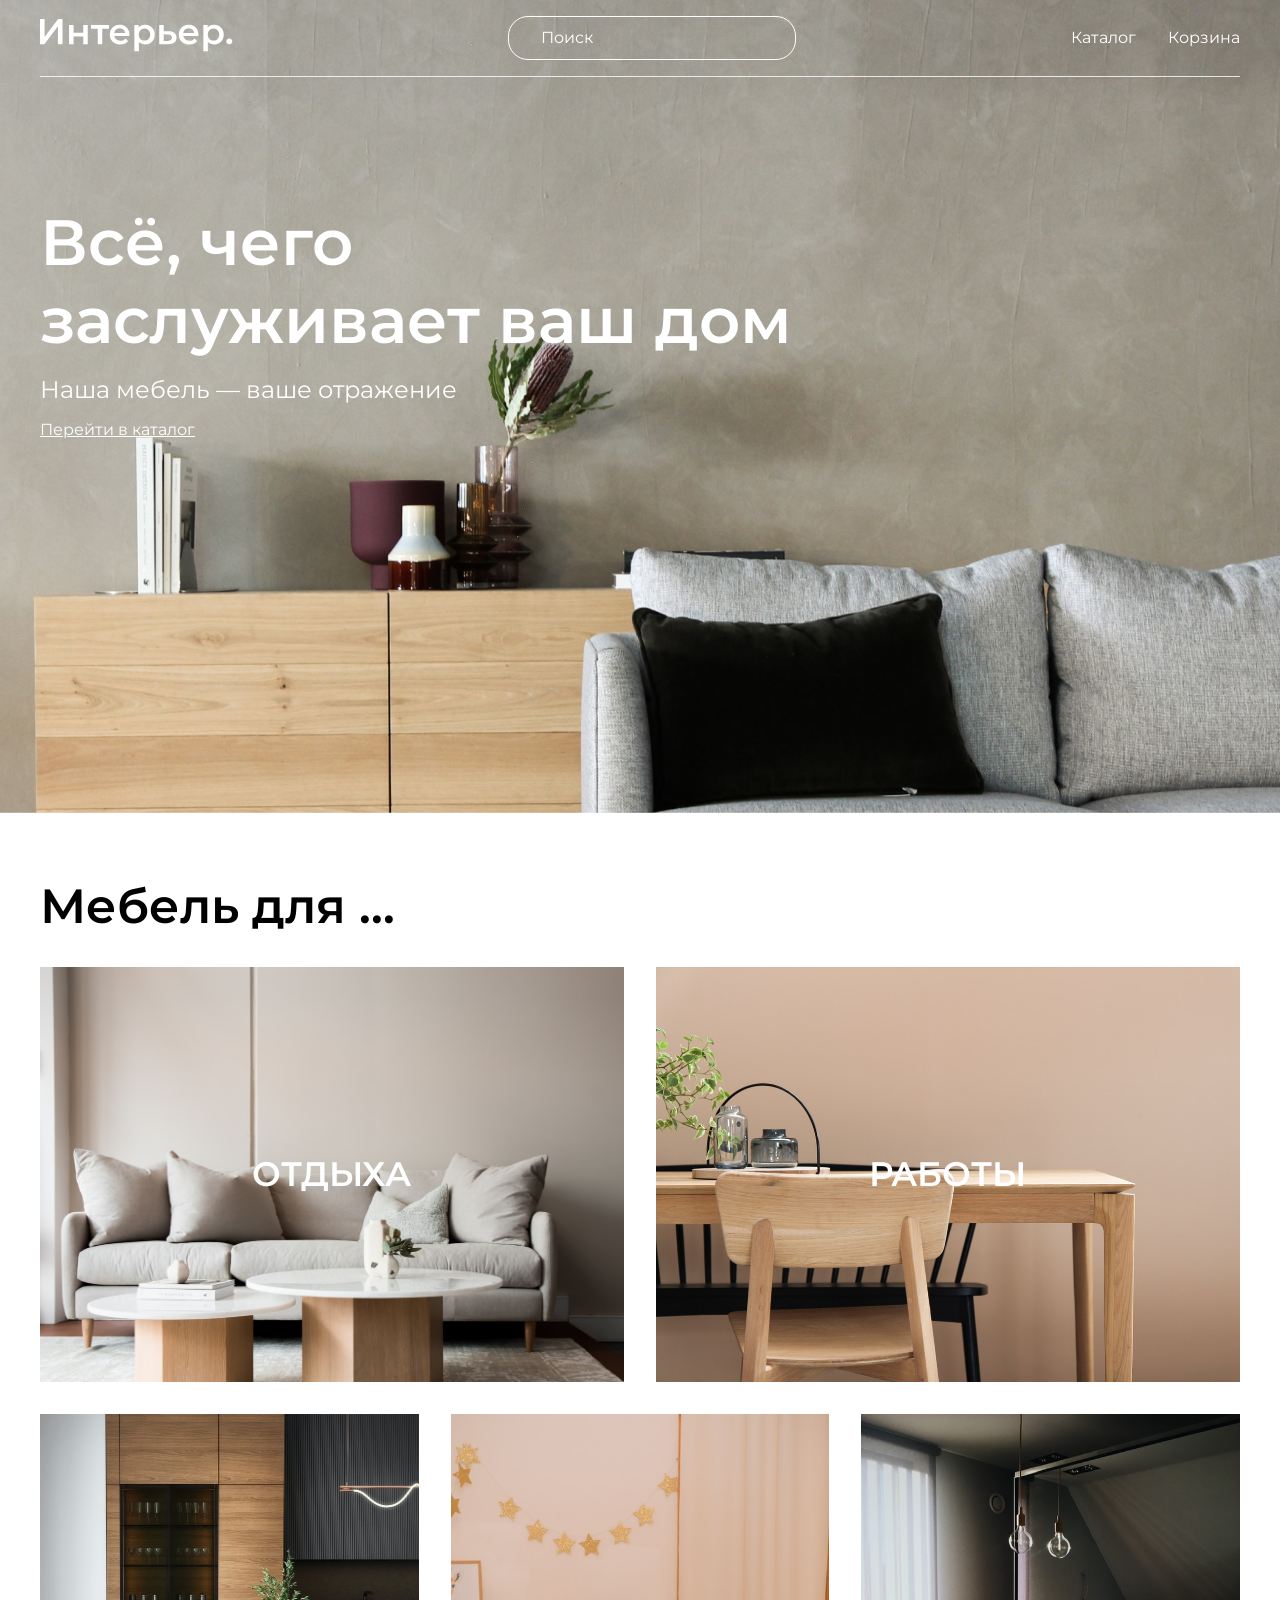
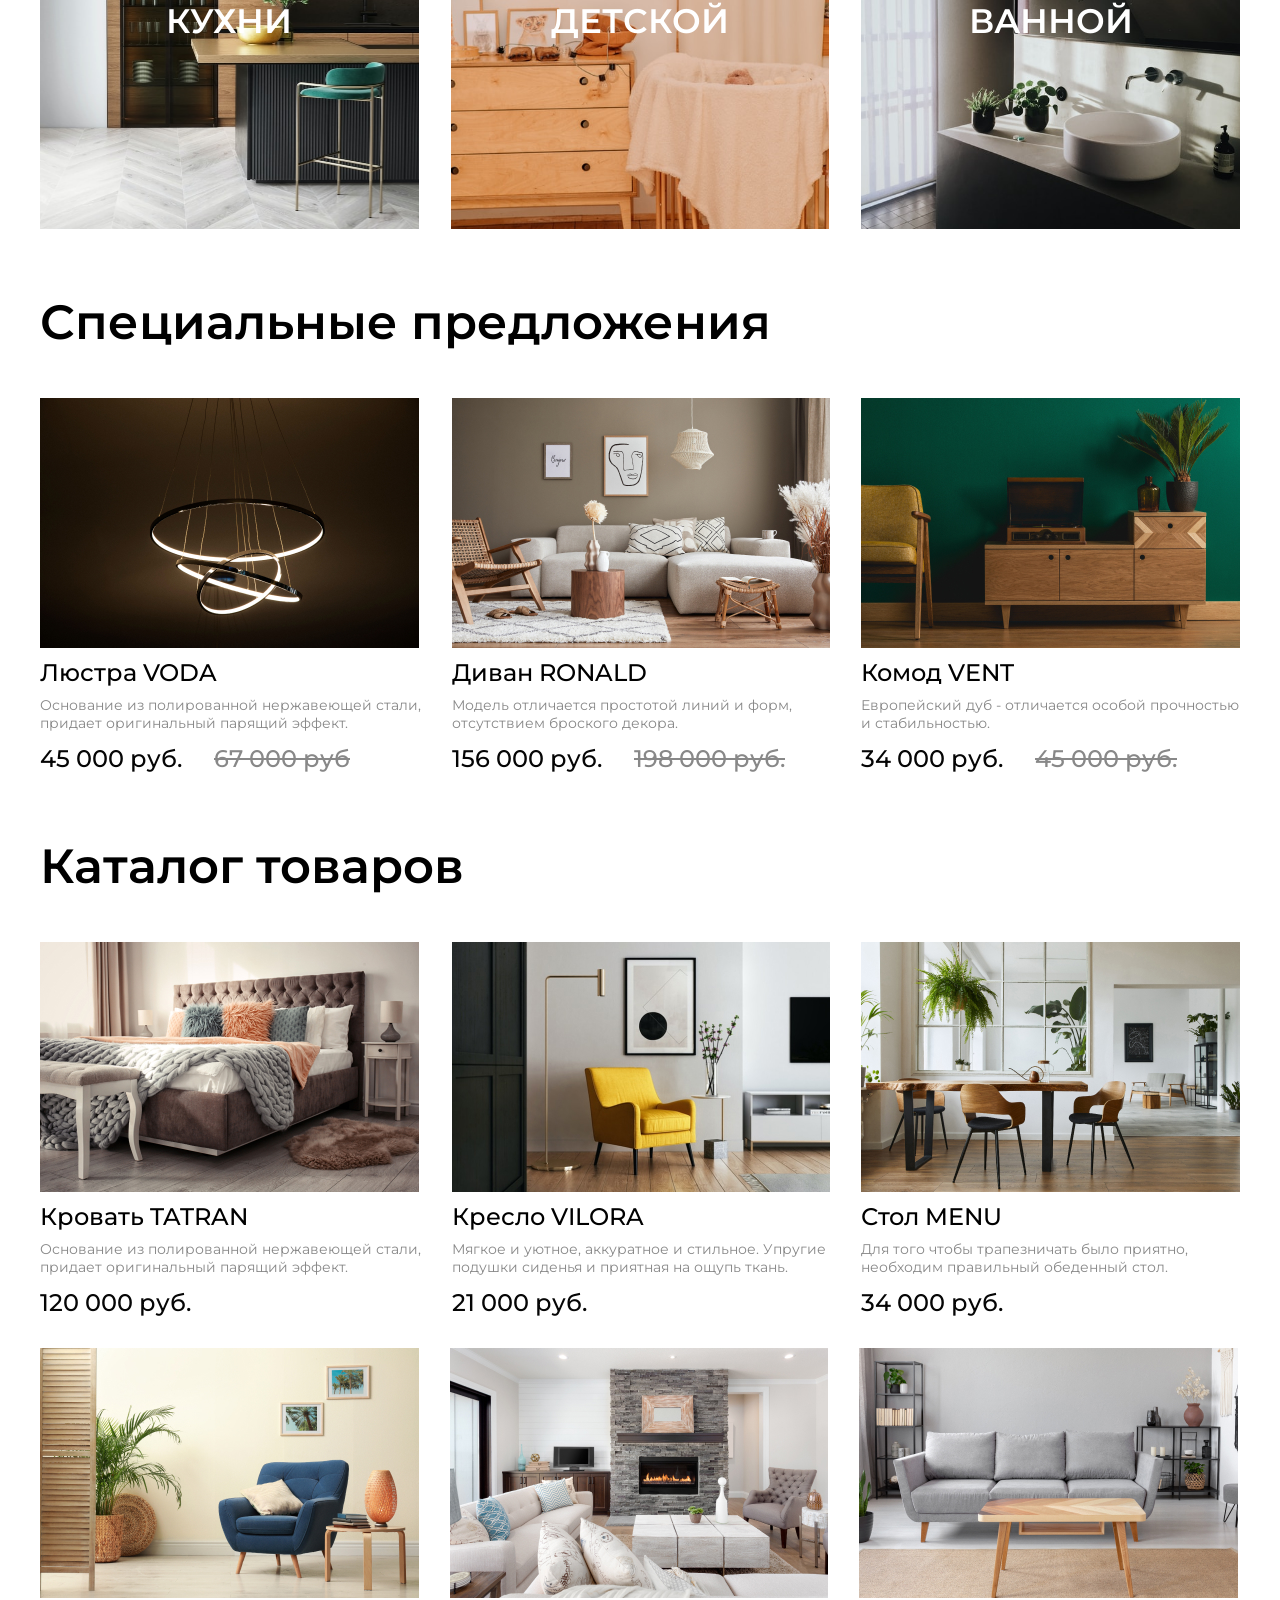
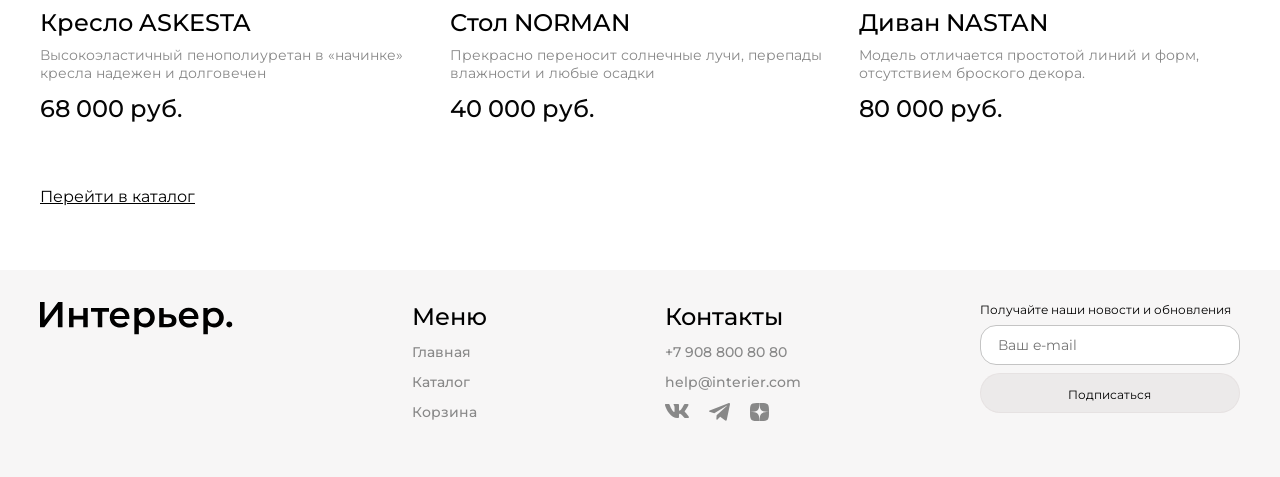
<file: index.html>
<!DOCTYPE html>
<html lang="ru">
<head>
    <meta charset="UTF-8">
    <meta name="viewport" content="width=device-width, initial-scale=1.0">
    <title>Document</title>
    <link rel="preconnect" href="https://fonts.googleapis.com">
<link rel="preconnect" href="https://fonts.gstatic.com" crossorigin>
<link href="https://fonts.googleapis.com/css2?family=Montserrat:ital,wght@0,100..900;1,100..900&display=swap" rel="stylesheet">
    <link rel="stylesheet" href="./style.css">
</head>
<body>
    <section class="hero-page hero-page--index center">
        <header class="header">
            <a class="logo" href="index.html">
                <img class="header-page" src="./img/logo_header.svg" alt="logo">
            </a>
            <input placeholder="Поиск" class="header__input" type="text">
            <nav class="nav" >
                <a class="nav__link" href="catalog.html">Каталог</a>
                <a class="nav__link" href="cart.html">Корзина</a>
            </nav>
            <div class="menu-mob">
                <a href="#"><svg width="19" height="19" viewBox="0 0 19 19" fill="none" xmlns="http://www.w3.org/2000/svg" xmlns:xlink="http://www.w3.org/1999/xlink">
<g clip-path="url(#clip0_53373_428)">
<use xlink:href="#stroke0_53373_428" fill="white"/>
<mask id="stroke1_53373_428" maskUnits="userSpaceOnUse" x="2.16333" y="0.209839" width="17" height="17" fill="black">
<rect fill="white" x="2.16333" y="0.209839" width="17" height="17"/>
<use xlink:href="#stroke0_53373_428"/>
</mask>
<path d="M14.5026 11.4261C15.4898 10.1534 15.9551 8.5524 15.8037 6.94883C15.6524 5.34525 14.8958 3.85955 13.688 2.79399C12.4801 1.72844 10.9116 1.16305 9.30171 1.21287C7.69178 1.26269 6.1613 1.92397 5.02162 3.06217C3.88095 4.20116 3.21751 5.73224 3.1665 7.34339C3.1155 8.95455 3.68076 10.5245 4.74709 11.7334C5.81343 12.9423 7.30059 13.699 8.90551 13.8495C10.5104 13.9999 12.1123 13.5328 13.3848 12.5432L13.4188 12.5788L16.7771 15.9378C16.8506 16.0114 16.938 16.0697 17.0341 16.1095C17.1302 16.1494 17.2332 16.1698 17.3372 16.1698C17.4412 16.1698 17.5442 16.1494 17.6403 16.1095C17.7364 16.0697 17.8237 16.0114 17.8973 15.9378C17.9708 15.8643 18.0292 15.777 18.069 15.6809C18.1088 15.5848 18.1293 15.4818 18.1293 15.3777C18.1293 15.2737 18.1088 15.1707 18.069 15.0746C18.0292 14.9785 17.9708 14.8912 17.8973 14.8176L14.5382 11.4594C14.5267 11.448 14.5148 11.4369 14.5026 11.4261V11.4261ZM12.8591 4.18238C13.3061 4.62213 13.6616 5.14603 13.9051 5.72386C14.1486 6.30169 14.2752 6.92201 14.2778 7.54903C14.2803 8.17606 14.1587 8.79739 13.9199 9.37718C13.6812 9.95697 13.33 10.4838 12.8866 10.9271C12.4432 11.3705 11.9164 11.7217 11.3366 11.9605C10.7568 12.1993 10.1355 12.3209 9.50848 12.3183C8.88146 12.3158 8.26114 12.1891 7.68331 11.9456C7.10548 11.7021 6.58158 11.3466 6.14183 10.8997C5.26301 10.0064 4.77276 8.8021 4.77787 7.54903C4.78297 6.29597 5.28301 5.09568 6.16907 4.20962C7.05513 3.32356 8.25542 2.82352 9.50848 2.81841C10.7616 2.81331 11.9659 3.30356 12.8591 4.18238Z" stroke-width="0.4" stroke="white" mask="url(#stroke1_53373_428)"/>
</g>
<defs>
<clipPath id="clip0_53373_428">
<rect width="19" height="19" fill="white"/>
</clipPath>
<path id="stroke0_53373_428" d="M14.5026 11.4261C15.4898 10.1534 15.9551 8.5524 15.8037 6.94883C15.6524 5.34525 14.8958 3.85955 13.688 2.794C12.4801 1.72844 10.9116 1.16305 9.30171 1.21287C7.69178 1.26269 6.1613 1.92397 5.02162 3.06217C3.88095 4.20116 3.21751 5.73224 3.1665 7.34339C3.1155 8.95455 3.68076 10.5245 4.74709 11.7334C5.81343 12.9423 7.30059 13.699 8.90551 13.8495C10.5104 13.9999 12.1123 13.5328 13.3848 12.5432L13.4188 12.5788L16.7771 15.9378C16.8506 16.0114 16.938 16.0697 17.0341 16.1095C17.1302 16.1494 17.2332 16.1698 17.3372 16.1698C17.4412 16.1698 17.5442 16.1494 17.6403 16.1095C17.7364 16.0697 17.8237 16.0114 17.8973 15.9378C17.9708 15.8643 18.0292 15.777 18.069 15.6809C18.1088 15.5848 18.1293 15.4818 18.1293 15.3777C18.1293 15.2737 18.1088 15.1707 18.069 15.0746C18.0292 14.9785 17.9708 14.8912 17.8973 14.8176L14.5382 11.4594C14.5267 11.448 14.5148 11.4369 14.5026 11.4261V11.4261ZM12.8591 4.18238C13.3061 4.62213 13.6616 5.14603 13.9051 5.72386C14.1486 6.30169 14.2752 6.92201 14.2778 7.54903C14.2803 8.17606 14.1587 8.79739 13.9199 9.37718C13.6812 9.95697 13.33 10.4838 12.8866 10.9271C12.4432 11.3705 11.9164 11.7217 11.3366 11.9605C10.7568 12.1993 10.1355 12.3209 9.50848 12.3183C8.88146 12.3158 8.26114 12.1891 7.68331 11.9456C7.10548 11.7021 6.58158 11.3466 6.14183 10.8997C5.26301 10.0064 4.77276 8.8021 4.77787 7.54903C4.78297 6.29597 5.28301 5.09568 6.16907 4.20962C7.05513 3.32356 8.25542 2.82352 9.50848 2.81841C10.7616 2.81331 11.9659 3.30356 12.8591 4.18238Z" fill-rule="evenodd" clip-rule="evenodd"/>
</defs>
                    </svg>
                </a>
                <a href="catalog.html"><svg width="20" height="20" viewBox="0 0 20 20" fill="none" xmlns="http://www.w3.org/2000/svg">
<rect width="4.57143" height="4.57143" fill="white"/>
<rect y="7.31427" width="4.57143" height="4.57143" fill="white"/>
<rect y="14.6285" width="4.57143" height="4.57143" fill="white"/>
<rect x="7.31348" y="7.31427" width="4.57143" height="4.57143" fill="white"/>
<rect x="7.31348" y="14.6285" width="4.57143" height="4.57143" fill="white"/>
<rect x="7.31348" width="4.57143" height="4.57143" fill="white"/>
<rect x="14.6279" y="7.31427" width="4.57143" height="4.57143" fill="white"/>
<rect x="14.6279" y="14.6285" width="4.57143" height="4.57143" fill="white"/>
<rect x="14.6279" width="4.57143" height="4.57143" fill="white"/>
                    </svg>
                </a>
                <a href="cart.html"><svg width="25" height="25" viewBox="0 0 25 25" fill="none" xmlns="http://www.w3.org/2000/svg">
<path d="M14.5834 20.8333C15.1359 20.8333 15.6658 20.6138 16.0566 20.2231C16.4473 19.8324 16.6667 19.3025 16.6667 18.75C16.6667 18.1975 16.4473 17.6676 16.0566 17.2768C15.6658 16.8861 15.1359 16.6667 14.5834 16.6667C14.0309 16.6667 13.501 16.8861 13.1103 17.2768C12.7196 17.6676 12.5001 18.1975 12.5001 18.75C12.5001 19.3025 12.7196 19.8324 13.1103 20.2231C13.501 20.6138 14.0309 20.8333 14.5834 20.8333ZM7.29174 20.8333C7.84428 20.8333 8.37418 20.6138 8.76488 20.2231C9.15558 19.8324 9.37508 19.3025 9.37508 18.75C9.37508 18.1975 9.15558 17.6676 8.76488 17.2768C8.37418 16.8861 7.84428 16.6667 7.29174 16.6667C6.73921 16.6667 6.20931 16.8861 5.81861 17.2768C5.4279 17.6676 5.20841 18.1975 5.20841 18.75C5.20841 19.3025 5.4279 19.8324 5.81861 20.2231C6.20931 20.6138 6.73921 20.8333 7.29174 20.8333ZM20.873 6.16978C21.133 6.16139 21.3796 6.0522 21.5606 5.86528C21.7416 5.67837 21.8428 5.42839 21.8428 5.16822C21.8428 4.90804 21.7416 4.65807 21.5606 4.47115C21.3796 4.28424 21.133 4.17504 20.873 4.16666H19.674C18.7345 4.16666 17.922 4.81874 17.7178 5.73541L16.4126 11.6125C16.2084 12.5292 15.3959 13.1812 14.4563 13.1812H6.63133L5.12924 7.17082H14.8636C15.1212 7.15907 15.3644 7.04847 15.5425 6.86202C15.7206 6.67558 15.82 6.42764 15.82 6.16978C15.82 5.91192 15.7206 5.66398 15.5425 5.47754C15.3644 5.2911 15.1212 5.18049 14.8636 5.16874H5.12924C4.82473 5.16865 4.5242 5.23799 4.25051 5.37148C3.97682 5.50498 3.73716 5.69912 3.54976 5.93914C3.36236 6.17916 3.23215 6.45875 3.16903 6.75665C3.10591 7.05455 3.11154 7.36292 3.1855 7.65832L4.68758 13.6667C4.79586 14.1002 5.046 14.4851 5.39821 14.7601C5.75042 15.0351 6.18447 15.1844 6.63133 15.1844H14.4563C15.368 15.1845 16.2524 14.8737 16.9636 14.3032C17.6748 13.7328 18.1701 12.9368 18.3678 12.0469L19.674 6.16978H20.873Z" fill="white"/>
                    </svg>
                </a>
            </div>
        </header>
        <div class="hero-page__wrapper">
            <h1 class="hero-page__title" >Всё, чего <br>заслуживает ваш дом</h1>
            <p class="hero-page__subtle">Наша мебель — ваше отражение</p>
            <a class="hero-page__link" href="catalog.html">Перейти в каталог</a>
        </div>
    </section>
    <section class="center">
        <div class="content">
           <h2 class="content__title">Мебель для ...</h2>
        </div>
        <div class="for">
            <div class="for__item for__item-1 for__item-big">ОТДЫХА</div>
            <div class="for__item for__item-2 for__item-big">РАБОТЫ</div>
            <div class="for__item for__item-3">КУХНИ</div>
            <div class="for__item for__item-4">ДЕТСКОЙ</div>
            <div class="for__item for__item-5">ВАННОЙ</div>
        </div>
    </section>    
    <section class="center">
        <div class="content">
           <h2 class="content__title">Специальные предложения</h2>
        </div>
        <div class="product-content">
            <div class="product-box">
                <div class="product">
                    <img class="product__img" src="./img/VODA.jpg" alt="Люстра VODA">
                    <p class="product__title" >Люстра VODA</p>
                    <p class="product__description">Основание из полированной нержавеющей стали, <br>придает оригинальный парящий эффект.</p>
                </div>
                <div class="product-box__price-box">   
                    <p class="product-box__price">45 000 руб.</p>
                    <p class="product-box__price-old">67 000 руб</p>
                </div>
            </div>
            <div class="product-box">   
                <div class="product">
                    <img class="product__img" src="./img/RONALD.jpg" alt="Диван RONALD">
                    <p class="product__title" >Диван RONALD</p>
                    <p class="product__description">Модель отличается простотой линий и форм, <br>отсутствием броского декора.</p>
                </div>
                <div class="product-box__price-box">    
                    <p class="product-box__price" >156 000 руб.</p>
                    <p class="product-box__price-old" >198 000 руб.</p>
                </div>
            </div>
            <div class="product-box">    
                <div class="product">
                    <img class="product__img" src="./img/VENT.jpg" alt="Комод VENT">
                    <p class="product__title" >Комод VENT</p>
                    <p class="product__description" >Европейский дуб - отличается особой прочностью <br>и стабильностью.</p>
                </div>
                <div class="product-box__price-box">    
                    <p class="product-box__price">34 000 руб.</p>
                    <p class="product-box__price-old">45 000 руб.</p>
                </div>
            </div>
        </div>          
    </section>
    <section class="center">
        <div class="content">
                <h2 class="content__title">Каталог товаров</h2>
        </div>
        <div class="product-content">
            <div class="product-box">    
                <div class="product">
                    <img class="product__img" src="./img/TATRAN.jpg" alt="Кровать TATRAN">
                    <p class="product__title">Кровать TATRAN</p>
                    <p class="product__description">Основание из полированной нержавеющей стали, <br>придает оригинальный парящий эффект.</p>
                </div>
                <div class="product-box__price-box">  
                    <p class="product-box__price">120 000 руб.</p>
                </div>
            </div>
            <div class="product-box">    
                <div class="product">
                    <img class="product__img" src="./img/VILORA.jpg" alt="Кресло VILORA">
                    <p class="product__title">Кресло VILORA</p>
                    <p class="product__description" >Мягкое и уютное, аккуратное и стильное. Упругие <br>подушки сиденья и приятная на ощупь ткань. </p>
                </div>
                <div class="product-box__price-box">    
                    <p class="product-box__price">21 000 руб.</p>
                </div>
            </div>
            <div class="product-box">    
                <div class="product">
                    <img class="product__img" src="./img/MENU.jpg" alt="Стол MENU">
                    <p class="product__title">Стол MENU</p>
                    <p class="product__description" >Для того чтобы трапезничать было приятно, <br>необходим правильный обеденный стол.</p>
                </div>
                <div class="product-box__price-box">    
                    <p class="product-box__price">34 000 руб.</p>
                </div>
            </div>
            <div class="product-box"> 
                <div class="product">
                    <img class="product__img" src="./img/ASKESTA.jpg" alt="Кресло ASKESTA">
                    <p class="product__title">Кресло ASKESTA</p>
                    <p class="product__description" >Высокоэластичный пенополиуретан в «начинке» <br>кресла надежен и долговечен</p>
                </div>
                <div class="product-box__price-box">
                    <p class="product-box__price">68 000 руб.</p>
                </div>
            </div>
            <div class="product-box">  
                <div class="product">
                    <img class="product__img" src="./img/NORMAN.jpg" alt="Стол NORMAN">
                    <p class="product__title">Стол NORMAN</p>
                    <p class="product__description" >Прекрасно переносит солнечные лучи, перепады <br>влажности и любые осадки</p>
                </div>
                <div class="product-box__price-box">    
                    <p class="product-box__price">40 000 руб.</p>
                </div>
            </div>
            <div class="product-box">  
                <div class="product">
                    <img class="product__img" src="./img/NASTAN.jpg" alt="Диван NASTAN">
                    <p class="product__title">Диван NASTAN</p>
                    <p class="product__description" >Модель отличается простотой линий и форм, <br>отсутствием броского декора. </p>
                </div>
                    <div class="product-box__price-box">    
                    <p class="product-box__price">80 000 руб.</p>
                </div>
            </div>    
        </div>
        <div class="content">    
            <a class="content__link" href="catalog.html">Перейти в каталог</a> 
        </div>              
    </section>
    <footer class="footer center">
        <div class="footer__content">     
            <div class="footer__title">
                <a href="index.html">
                <img src="./img/logo_footer.svg" alt="logo">
                </a>
            </div>  
            <div class="footer-menu">
               <p class="footer-menu__title">Меню</p>
               <a class="footer-menu__link" href="index.html">Главная</a>
               <a class="footer-menu__link" href="catalog.html">Каталог</a>
               <a class="footer-menu__link" href="cart.html">Корзина</a>
            </div>
            <div class="footer-menu">   
               <p class="footer-menu__title">Контакты</p>
               <a class="footer-menu__link" href="tel:+79088008080">+7 908 800 80 80</a>
               <a class="footer-menu__link" href="mailto:help@interier.com">help@interier.com</a>
                <div class="footer-menu__icons">   
                    <a href="#">
                        <svg class="footer-menu__icon" width="24" height="14" viewBox="0 0 24 14" fill="none" xmlns="http://www.w3.org/2000/svg">
                            <path d="M23.45 0.948C23.616 0.402 23.45 0 22.655 0H20.03C19.362 0 19.054 0.347 18.887 0.73C18.887 0.73 17.552 3.926 15.661 6.002C15.049 6.604 14.771 6.795 14.437 6.795C14.27 6.795 14.019 6.604 14.019 6.057V0.948C14.019 0.292 13.835 0 13.279 0H9.151C8.734 0 8.483 0.304 8.483 0.593C8.483 1.214 9.429 1.358 9.526 3.106V6.904C9.526 7.737 9.373 7.888 9.039 7.888C8.149 7.888 5.984 4.677 4.699 1.003C4.45 0.288 4.198 0 3.527 0H0.9C0.15 0 0 0.347 0 0.73C0 1.412 0.89 4.8 4.145 9.281C6.315 12.341 9.37 14 12.153 14C13.822 14 14.028 13.632 14.028 12.997V10.684C14.028 9.947 14.186 9.8 14.715 9.8C15.105 9.8 15.772 9.992 17.33 11.467C19.11 13.216 19.403 14 20.405 14H23.03C23.78 14 24.156 13.632 23.94 12.904C23.702 12.18 22.852 11.129 21.725 9.882C21.113 9.172 20.195 8.407 19.916 8.024C19.527 7.533 19.638 7.314 19.916 6.877C19.916 6.877 23.116 2.451 23.449 0.948H23.45Z" fill-rule="evenodd" clip-rule="evenodd" fill="currentColor"/>
                        </svg>
                    </a>
                    <a href="#">
                        <svg class="footer-menu__icon" width="21" height="18" viewBox="0 0 21 18" fill="none" xmlns="http://www.w3.org/2000/svg">
                            <path d="M19.2952 0.200894L0.690181 7.4125C-0.0585179 7.74834 -0.311748 8.42087 0.50922 8.78587L5.28221 10.3105L16.8227 3.14143C17.4528 2.69136 18.0979 2.81137 17.5428 3.30647L7.63109 12.3272L7.31974 16.1448C7.60812 16.7342 8.13615 16.737 8.47297 16.444L11.2152 13.8359L15.9117 17.3709C17.0025 18.02 17.596 17.6011 17.8307 16.4114L20.9112 1.74952C21.231 0.285058 20.6856 -0.360199 19.2952 0.200894Z" fill="currentColor"/>
                        </svg>
                    </a>
                    <a href="#">
                        <svg class="footer-menu__icon" width="19" height="18" viewBox="0 0 19 18" fill="none" xmlns="http://www.w3.org/2000/svg">
                            <path d="M11.3321 10.7357C9.83929 12.195 9.73071 14.0143 9.60178 18C13.5239 18 16.2314 17.9871 17.6293 16.7014C18.9864 15.3771 19 12.69 19 9.09643C14.7929 9.225 12.8725 9.32143 11.3321 10.7357ZM0 9.09643C0 12.69 0.0135714 15.3771 1.37071 16.7014C2.76857 17.9871 5.47607 18 9.39821 18C9.2625 14.0143 9.16071 12.195 7.66786 10.7357C6.1275 9.32143 4.20714 9.21857 0 9.09643ZM9.39821 0C5.48286 0 2.76857 0.0128571 1.37071 1.29857C0.0135714 2.62286 0 5.31 0 8.90357C4.20714 8.775 6.1275 8.67857 7.66786 7.26429C9.16071 5.805 9.26929 3.98571 9.39821 0ZM11.3321 7.26429C9.83929 5.805 9.73071 3.98571 9.60178 0C13.5239 0 16.2314 0.0128571 17.6293 1.29857C18.9864 2.62286 19 5.31 19 8.90357C14.7929 8.775 12.8725 8.67857 11.3321 7.26429Z" fill="currentColor"/>
                        </svg>
                    </a> 
                </div> 
            </div>
            <div class="footer__content-box"> 
                <form class="form">
                   <p class="form__title">Получайте наши новости и обновления</p>
                   <p><input placeholder="Ваш e-mail" class="form__input"></p>
                   <p><button class="form__button">Подписаться</button></p>
               </form>
            </div>   
        </div>  
    </footer>
</body>
</html>
</file>
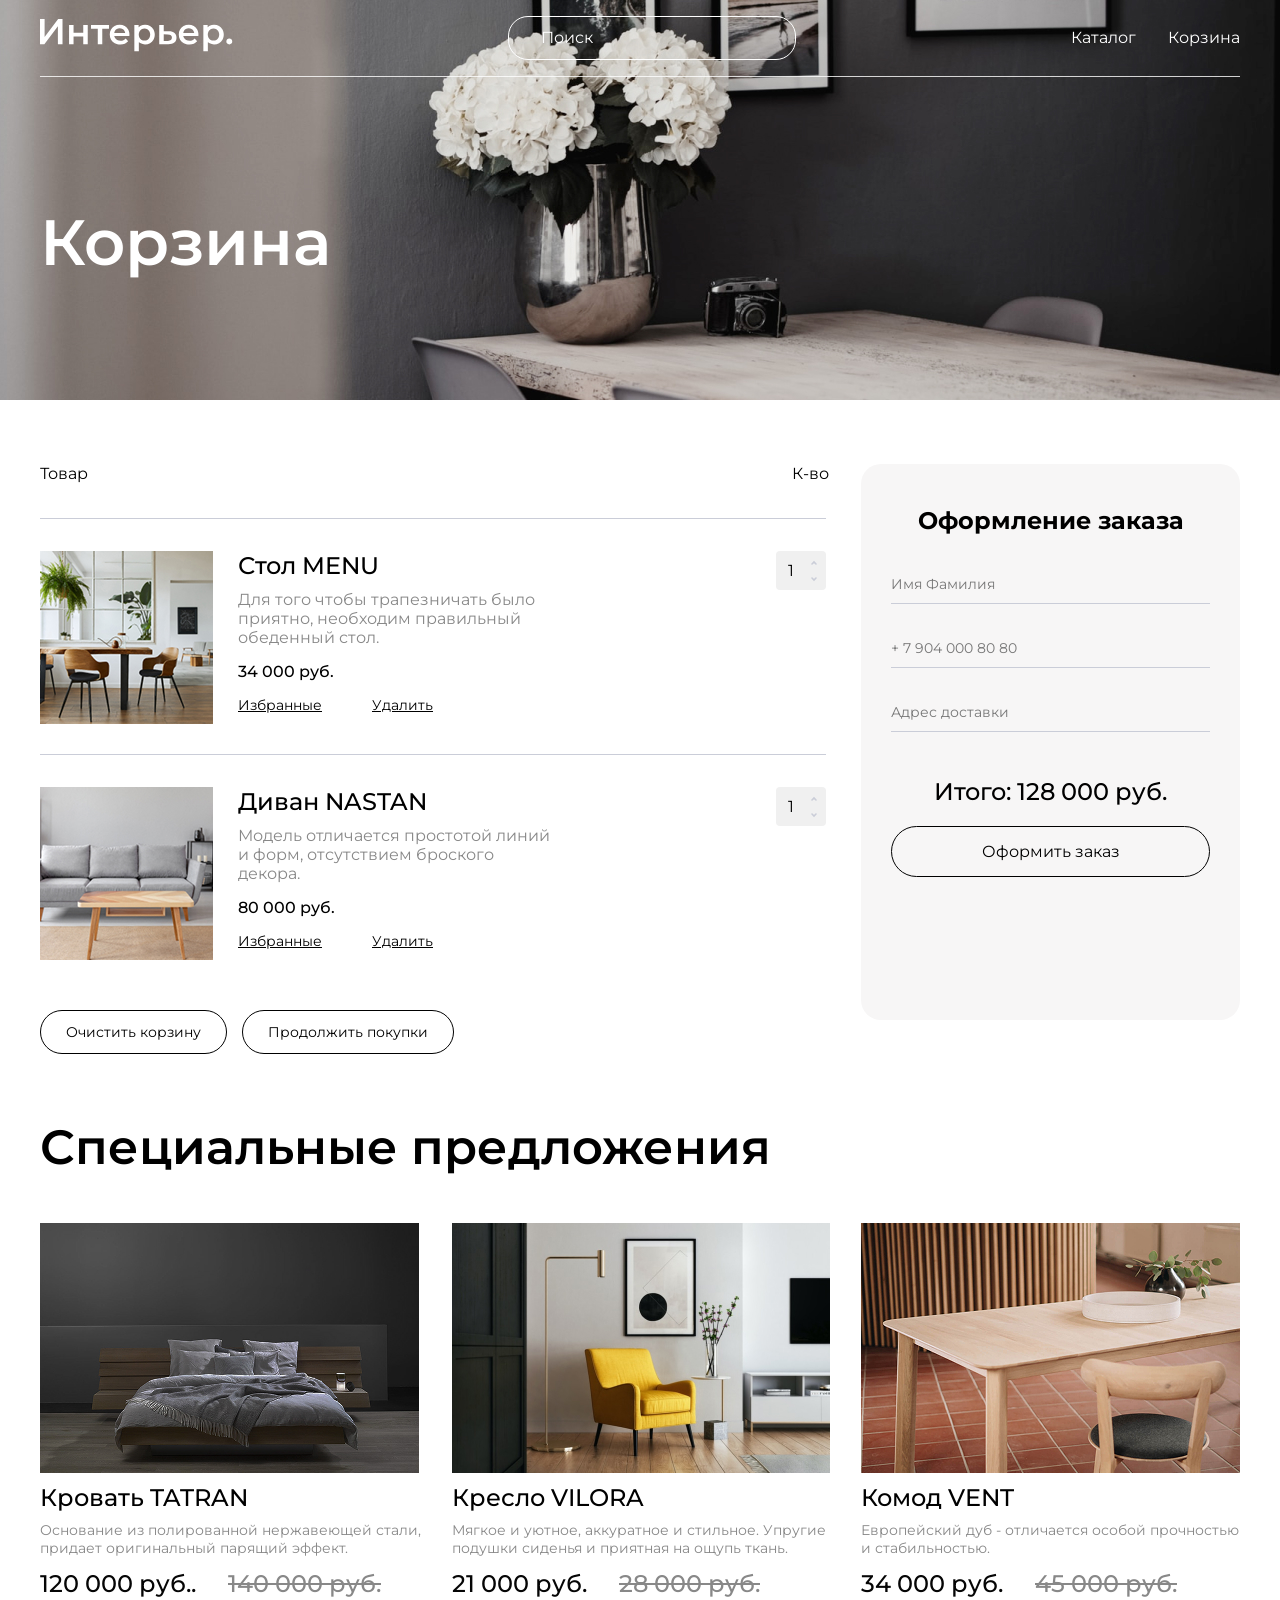
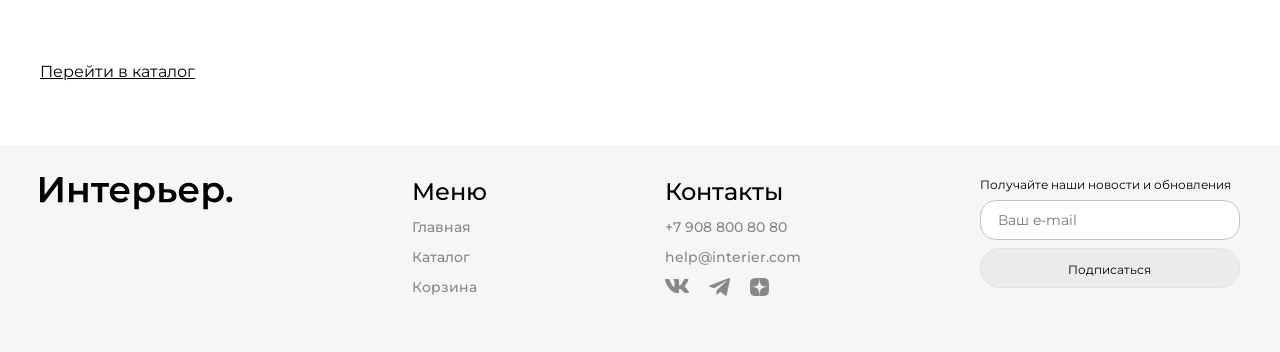
<file: cart.html>
<!DOCTYPE html>
<html lang="ru">
<head>
    <meta charset="UTF-8">
    <meta name="viewport" content="width=device-width, initial-scale=1.0">
    <title>Document</title>
    <link rel="preconnect" href="https://fonts.googleapis.com">
<link rel="preconnect" href="https://fonts.gstatic.com" crossorigin>
<link href="https://fonts.googleapis.com/css2?family=Montserrat:ital,wght@0,100..900;1,100..900&display=swap" rel="stylesheet">
    <link rel="stylesheet" href="./style.css">
</head>
<body>
    <section class="hero-page hero-page--cart center">
        <header class="header">
            <a class="logo" href="index.html">
                <img class="header-page" src="./img/logo_header.svg" alt="logo">
            </a>
            <input placeholder="Поиск" class="header__input" type="text">
            <nav class="nav" >
                <a class="nav__link" href="catalog.html">Каталог</a>
                <a class="nav__link" href="cart.html">Корзина</a>
            </nav>
            <div class="menu-mob">
                <a href="#"><svg width="19" height="19" viewBox="0 0 19 19" fill="none" xmlns="http://www.w3.org/2000/svg" xmlns:xlink="http://www.w3.org/1999/xlink">
<g clip-path="url(#clip0_53373_428)">
<use xlink:href="#stroke0_53373_428" fill="white"/>
<mask id="stroke1_53373_428" maskUnits="userSpaceOnUse" x="2.16333" y="0.209839" width="17" height="17" fill="black">
<rect fill="white" x="2.16333" y="0.209839" width="17" height="17"/>
<use xlink:href="#stroke0_53373_428"/>
</mask>
<path d="M14.5026 11.4261C15.4898 10.1534 15.9551 8.5524 15.8037 6.94883C15.6524 5.34525 14.8958 3.85955 13.688 2.79399C12.4801 1.72844 10.9116 1.16305 9.30171 1.21287C7.69178 1.26269 6.1613 1.92397 5.02162 3.06217C3.88095 4.20116 3.21751 5.73224 3.1665 7.34339C3.1155 8.95455 3.68076 10.5245 4.74709 11.7334C5.81343 12.9423 7.30059 13.699 8.90551 13.8495C10.5104 13.9999 12.1123 13.5328 13.3848 12.5432L13.4188 12.5788L16.7771 15.9378C16.8506 16.0114 16.938 16.0697 17.0341 16.1095C17.1302 16.1494 17.2332 16.1698 17.3372 16.1698C17.4412 16.1698 17.5442 16.1494 17.6403 16.1095C17.7364 16.0697 17.8237 16.0114 17.8973 15.9378C17.9708 15.8643 18.0292 15.777 18.069 15.6809C18.1088 15.5848 18.1293 15.4818 18.1293 15.3777C18.1293 15.2737 18.1088 15.1707 18.069 15.0746C18.0292 14.9785 17.9708 14.8912 17.8973 14.8176L14.5382 11.4594C14.5267 11.448 14.5148 11.4369 14.5026 11.4261V11.4261ZM12.8591 4.18238C13.3061 4.62213 13.6616 5.14603 13.9051 5.72386C14.1486 6.30169 14.2752 6.92201 14.2778 7.54903C14.2803 8.17606 14.1587 8.79739 13.9199 9.37718C13.6812 9.95697 13.33 10.4838 12.8866 10.9271C12.4432 11.3705 11.9164 11.7217 11.3366 11.9605C10.7568 12.1993 10.1355 12.3209 9.50848 12.3183C8.88146 12.3158 8.26114 12.1891 7.68331 11.9456C7.10548 11.7021 6.58158 11.3466 6.14183 10.8997C5.26301 10.0064 4.77276 8.8021 4.77787 7.54903C4.78297 6.29597 5.28301 5.09568 6.16907 4.20962C7.05513 3.32356 8.25542 2.82352 9.50848 2.81841C10.7616 2.81331 11.9659 3.30356 12.8591 4.18238Z" stroke-width="0.4" stroke="white" mask="url(#stroke1_53373_428)"/>
</g>
<defs>
<clipPath id="clip0_53373_428">
<rect width="19" height="19" fill="white"/>
</clipPath>
<path id="stroke0_53373_428" d="M14.5026 11.4261C15.4898 10.1534 15.9551 8.5524 15.8037 6.94883C15.6524 5.34525 14.8958 3.85955 13.688 2.794C12.4801 1.72844 10.9116 1.16305 9.30171 1.21287C7.69178 1.26269 6.1613 1.92397 5.02162 3.06217C3.88095 4.20116 3.21751 5.73224 3.1665 7.34339C3.1155 8.95455 3.68076 10.5245 4.74709 11.7334C5.81343 12.9423 7.30059 13.699 8.90551 13.8495C10.5104 13.9999 12.1123 13.5328 13.3848 12.5432L13.4188 12.5788L16.7771 15.9378C16.8506 16.0114 16.938 16.0697 17.0341 16.1095C17.1302 16.1494 17.2332 16.1698 17.3372 16.1698C17.4412 16.1698 17.5442 16.1494 17.6403 16.1095C17.7364 16.0697 17.8237 16.0114 17.8973 15.9378C17.9708 15.8643 18.0292 15.777 18.069 15.6809C18.1088 15.5848 18.1293 15.4818 18.1293 15.3777C18.1293 15.2737 18.1088 15.1707 18.069 15.0746C18.0292 14.9785 17.9708 14.8912 17.8973 14.8176L14.5382 11.4594C14.5267 11.448 14.5148 11.4369 14.5026 11.4261V11.4261ZM12.8591 4.18238C13.3061 4.62213 13.6616 5.14603 13.9051 5.72386C14.1486 6.30169 14.2752 6.92201 14.2778 7.54903C14.2803 8.17606 14.1587 8.79739 13.9199 9.37718C13.6812 9.95697 13.33 10.4838 12.8866 10.9271C12.4432 11.3705 11.9164 11.7217 11.3366 11.9605C10.7568 12.1993 10.1355 12.3209 9.50848 12.3183C8.88146 12.3158 8.26114 12.1891 7.68331 11.9456C7.10548 11.7021 6.58158 11.3466 6.14183 10.8997C5.26301 10.0064 4.77276 8.8021 4.77787 7.54903C4.78297 6.29597 5.28301 5.09568 6.16907 4.20962C7.05513 3.32356 8.25542 2.82352 9.50848 2.81841C10.7616 2.81331 11.9659 3.30356 12.8591 4.18238Z" fill-rule="evenodd" clip-rule="evenodd"/>
</defs>
                    </svg>
                </a>
                <a href="catalog.html"><svg width="20" height="20" viewBox="0 0 20 20" fill="none" xmlns="http://www.w3.org/2000/svg">
<rect width="4.57143" height="4.57143" fill="white"/>
<rect y="7.31427" width="4.57143" height="4.57143" fill="white"/>
<rect y="14.6285" width="4.57143" height="4.57143" fill="white"/>
<rect x="7.31348" y="7.31427" width="4.57143" height="4.57143" fill="white"/>
<rect x="7.31348" y="14.6285" width="4.57143" height="4.57143" fill="white"/>
<rect x="7.31348" width="4.57143" height="4.57143" fill="white"/>
<rect x="14.6279" y="7.31427" width="4.57143" height="4.57143" fill="white"/>
<rect x="14.6279" y="14.6285" width="4.57143" height="4.57143" fill="white"/>
<rect x="14.6279" width="4.57143" height="4.57143" fill="white"/>
                    </svg>
                </a>
                <a href="cart.html"><svg width="25" height="25" viewBox="0 0 25 25" fill="none" xmlns="http://www.w3.org/2000/svg">
<path d="M14.5834 20.8333C15.1359 20.8333 15.6658 20.6138 16.0566 20.2231C16.4473 19.8324 16.6667 19.3025 16.6667 18.75C16.6667 18.1975 16.4473 17.6676 16.0566 17.2768C15.6658 16.8861 15.1359 16.6667 14.5834 16.6667C14.0309 16.6667 13.501 16.8861 13.1103 17.2768C12.7196 17.6676 12.5001 18.1975 12.5001 18.75C12.5001 19.3025 12.7196 19.8324 13.1103 20.2231C13.501 20.6138 14.0309 20.8333 14.5834 20.8333ZM7.29174 20.8333C7.84428 20.8333 8.37418 20.6138 8.76488 20.2231C9.15558 19.8324 9.37508 19.3025 9.37508 18.75C9.37508 18.1975 9.15558 17.6676 8.76488 17.2768C8.37418 16.8861 7.84428 16.6667 7.29174 16.6667C6.73921 16.6667 6.20931 16.8861 5.81861 17.2768C5.4279 17.6676 5.20841 18.1975 5.20841 18.75C5.20841 19.3025 5.4279 19.8324 5.81861 20.2231C6.20931 20.6138 6.73921 20.8333 7.29174 20.8333ZM20.873 6.16978C21.133 6.16139 21.3796 6.0522 21.5606 5.86528C21.7416 5.67837 21.8428 5.42839 21.8428 5.16822C21.8428 4.90804 21.7416 4.65807 21.5606 4.47115C21.3796 4.28424 21.133 4.17504 20.873 4.16666H19.674C18.7345 4.16666 17.922 4.81874 17.7178 5.73541L16.4126 11.6125C16.2084 12.5292 15.3959 13.1812 14.4563 13.1812H6.63133L5.12924 7.17082H14.8636C15.1212 7.15907 15.3644 7.04847 15.5425 6.86202C15.7206 6.67558 15.82 6.42764 15.82 6.16978C15.82 5.91192 15.7206 5.66398 15.5425 5.47754C15.3644 5.2911 15.1212 5.18049 14.8636 5.16874H5.12924C4.82473 5.16865 4.5242 5.23799 4.25051 5.37148C3.97682 5.50498 3.73716 5.69912 3.54976 5.93914C3.36236 6.17916 3.23215 6.45875 3.16903 6.75665C3.10591 7.05455 3.11154 7.36292 3.1855 7.65832L4.68758 13.6667C4.79586 14.1002 5.046 14.4851 5.39821 14.7601C5.75042 15.0351 6.18447 15.1844 6.63133 15.1844H14.4563C15.368 15.1845 16.2524 14.8737 16.9636 14.3032C17.6748 13.7328 18.1701 12.9368 18.3678 12.0469L19.674 6.16978H20.873Z" fill="white"/>
                    </svg>
                </a>
            </div>
        </header>
        <div class="hero-page__wrapper">
            <h1 class="hero-page__title" >Корзина</h1>
        </div>
    </section>
    <section class="container center">
        <main class="cart">
            <div class="cart__header">
                <p>Товар</p>
                <p>К-во</p>
            </div>
            <article class="cart__item">
                <div class="cart__image">
                    <img src="./img/table.jpg" alt="Стол MENU">
                </div>
                <div class="cart__info">
                    <h2 class="cart__title">Стол MENU</h2>
                    <p class="cart__description">Для того чтобы трапезничать было <br>приятно, необходим правильный <br>обеденный стол.</p>
                    <div class="cart__price">34 000 руб.</div>
                    <div class="cart__link">
                        <a href="#">Избранные</a>
                        <a href="#">Удалить</a>
                    </div>
                </div>
                <div class="cart__input">
                    <input type="number" value="1" min="0" max="100" step="1">
                    <div class="cart__input-button">
                        <button type="button" aria-label="Увеличить">
                            <svg width="16" height="16" viewBox="0 0 16 16" fill="none" xmlns="http://www.w3.org/2000/svg">
                             <path d="M6 9L8 7L10 9" stroke-width="1.6" stroke-linecap="round" stroke="#CACDD8"/>
                            </svg>
                        </button>
                        <button type="button" aria-label="Уменьшить">
                            <svg width="16" height="16" viewBox="0 0 16 16" fill="none" xmlns="http://www.w3.org/2000/svg">
                             <path d="M10 7.00049L8 9.00049L6 7.00049" stroke-width="1.6" stroke-linecap="round" stroke="#CACDD8"/>
                            </svg>
                        </button>  
                    </div>
                </div>
            </article>
            <article class="cart__item">
                <div class="cart__image">
                    <img src="./img/sofa.jpg" alt="Диван NASTAN">
                </div>
                <div class="cart__info">
                    <h2 class="cart__title">Диван NASTAN</h2>
                    <p class="cart__description">Модель отличается простотой линий <br>и форм, отсутствием броского <br>декора.</p>
                    <div class="cart__price">80 000 руб.</div>
                    <div class="cart__link">
                        <a href="#">Избранные</a>
                        <a href="#">Удалить</a>
                    </div>
                </div>
                <div class="cart__input">
                    <input type="number" value="1" min="0" max="100" step="1">
                    <div class="cart__input-button">
                        <button type="button" aria-label="Увеличить">
                            <svg width="16" height="16" viewBox="0 0 16 16" fill="none" xmlns="http://www.w3.org/2000/svg">
                             <path d="M6 9L8 7L10 9" stroke-width="1.6" stroke-linecap="round" stroke="#CACDD8"/>
                            </svg>
                        </button>
                        <button type="button" aria-label="Уменьшить">
                            <svg width="16" height="16" viewBox="0 0 16 16" fill="none" xmlns="http://www.w3.org/2000/svg">
                             <path d="M10 7.00049L8 9.00049L6 7.00049" stroke-width="1.6" stroke-linecap="round" stroke="#CACDD8"/>
                            </svg>
                        </button>  
                    </div>
                </div>
            </article>
            <div class="btn">
                <button class="btn__outline">Очистить корзину</button>
                <button class="btn__outline">Продолжить покупки</button>
            </div>
        </main>
        <aside class="checkout">
            <h2 class="checkout__title">Оформление заказа</h2>
            <form>
                <div class="checkout__form-group">
                    <input type="text" placeholder="Имя Фамилия">
                </div>
                <div class="checkout__form-group">
                    <input type="tel" placeholder="+ 7 904 000 80 80">
               </div>
                <div class="checkout__form-group">
                    <input type="text" placeholder="Адрес доставки">
                </div>
            </form>
            <div class="checkout__total-price">
                Итого: 128 000 руб.
            </div>
            <button class="checkout__bth">Оформить заказ</button>
        </aside>
    </section>
    <section class="center">
        <div class="content">
           <h2 class="content__title">Специальные предложения</h2>
        </div>
        <div class="product-content">
            <div class="product-box">
                <div class="product">
                    <img class="product__img" src="./img/tatran1.jpg" alt="Кровать TATRAN">
                    <p class="product__title">Кровать TATRAN</p>
                    <p class="product__description">Основание из полированной нержавеющей стали, <br>придает оригинальный парящий эффект.</p>
                </div>
                <div class="product-box__price-box">   
                    <p class="product-box__price">120 000 руб..</p>
                    <p class="product-box__price-old">140 000 руб.</p>
                </div>
            </div>
            <div class="product-box">   
                <div class="product">
                    <img class="product__img" src="./img/VILORA.jpg" alt="Кресло VILORA">
                    <p class="product__title">Кресло VILORA</p>
                    <p class="product__description">Мягкое и уютное, аккуратное и стильное. Упругие <br>подушки сиденья и приятная на ощупь ткань.</p>
                </div>
                <div class="product-box__price-box">    
                    <p class="product-box__price" >21 000 руб.</p>
                    <p class="product-box__price-old" >28 000 руб.</p>
                </div>
            </div>
            <div class="product-box">    
                <div class="product">
                    <img class="product__img" src="./img/menu1.jpg" alt="Стол MENU">
                    <p class="product__title" >Комод VENT</p>
                    <p class="product__description" >Европейский дуб - отличается особой прочностью <br>и стабильностью.</p>
                </div>
                <div class="product-box__price-box">    
                    <p class="product-box__price">34 000 руб.</p>
                    <p class="product-box__price-old">45 000 руб.</p>
                </div>
            </div>
        </div>
        <div class="content">    
            <a class="content__link" href="catalog.html">Перейти в каталог</a> 
        </div>                
    </section>
    <footer class="footer center">
        <div class="footer__content">     
            <div class="footer__title">
                <a href="index.html">
                <img src="./img/logo_footer.svg" alt="logo">
                </a>
            </div>  
            <div class="footer-menu">
               <p class="footer-menu__title">Меню</p>
               <a class="footer-menu__link" href="index.html">Главная</a>
               <a class="footer-menu__link" href="catalog.html">Каталог</a>
               <a class="footer-menu__link" href="cart.html">Корзина</a>
            </div>
            <div class="footer-menu">   
               <p class="footer-menu__title">Контакты</p>
               <a class="footer-menu__link" href="tel:+79088008080">+7 908 800 80 80</a>
               <a class="footer-menu__link" href="mailto:help@interier.com">help@interier.com</a>
               <div class="footer-menu__icons">   
                    <a href="#">
                        <svg class="footer-menu__icon" width="24" height="14" viewBox="0 0 24 14" fill="none" xmlns="http://www.w3.org/2000/svg">
                            <path d="M23.45 0.948C23.616 0.402 23.45 0 22.655 0H20.03C19.362 0 19.054 0.347 18.887 0.73C18.887 0.73 17.552 3.926 15.661 6.002C15.049 6.604 14.771 6.795 14.437 6.795C14.27 6.795 14.019 6.604 14.019 6.057V0.948C14.019 0.292 13.835 0 13.279 0H9.151C8.734 0 8.483 0.304 8.483 0.593C8.483 1.214 9.429 1.358 9.526 3.106V6.904C9.526 7.737 9.373 7.888 9.039 7.888C8.149 7.888 5.984 4.677 4.699 1.003C4.45 0.288 4.198 0 3.527 0H0.9C0.15 0 0 0.347 0 0.73C0 1.412 0.89 4.8 4.145 9.281C6.315 12.341 9.37 14 12.153 14C13.822 14 14.028 13.632 14.028 12.997V10.684C14.028 9.947 14.186 9.8 14.715 9.8C15.105 9.8 15.772 9.992 17.33 11.467C19.11 13.216 19.403 14 20.405 14H23.03C23.78 14 24.156 13.632 23.94 12.904C23.702 12.18 22.852 11.129 21.725 9.882C21.113 9.172 20.195 8.407 19.916 8.024C19.527 7.533 19.638 7.314 19.916 6.877C19.916 6.877 23.116 2.451 23.449 0.948H23.45Z" fill-rule="evenodd" clip-rule="evenodd" fill="currentColor"/>
                        </svg>
                    </a>
                    <a href="#">
                        <svg class="footer-menu__icon" width="21" height="18" viewBox="0 0 21 18" fill="none" xmlns="http://www.w3.org/2000/svg">
                            <path d="M19.2952 0.200894L0.690181 7.4125C-0.0585179 7.74834 -0.311748 8.42087 0.50922 8.78587L5.28221 10.3105L16.8227 3.14143C17.4528 2.69136 18.0979 2.81137 17.5428 3.30647L7.63109 12.3272L7.31974 16.1448C7.60812 16.7342 8.13615 16.737 8.47297 16.444L11.2152 13.8359L15.9117 17.3709C17.0025 18.02 17.596 17.6011 17.8307 16.4114L20.9112 1.74952C21.231 0.285058 20.6856 -0.360199 19.2952 0.200894Z" fill="currentColor"/>
                        </svg>
                    </a>
                    <a href="#">
                        <svg class="footer-menu__icon" width="19" height="18" viewBox="0 0 19 18" fill="none" xmlns="http://www.w3.org/2000/svg">
                            <path d="M11.3321 10.7357C9.83929 12.195 9.73071 14.0143 9.60178 18C13.5239 18 16.2314 17.9871 17.6293 16.7014C18.9864 15.3771 19 12.69 19 9.09643C14.7929 9.225 12.8725 9.32143 11.3321 10.7357ZM0 9.09643C0 12.69 0.0135714 15.3771 1.37071 16.7014C2.76857 17.9871 5.47607 18 9.39821 18C9.2625 14.0143 9.16071 12.195 7.66786 10.7357C6.1275 9.32143 4.20714 9.21857 0 9.09643ZM9.39821 0C5.48286 0 2.76857 0.0128571 1.37071 1.29857C0.0135714 2.62286 0 5.31 0 8.90357C4.20714 8.775 6.1275 8.67857 7.66786 7.26429C9.16071 5.805 9.26929 3.98571 9.39821 0ZM11.3321 7.26429C9.83929 5.805 9.73071 3.98571 9.60178 0C13.5239 0 16.2314 0.0128571 17.6293 1.29857C18.9864 2.62286 19 5.31 19 8.90357C14.7929 8.775 12.8725 8.67857 11.3321 7.26429Z" fill="currentColor"/>
                        </svg>
                    </a> 
                </div>    
            </div>
            <div class="footer__content-box"> 
                <form class="form">
                   <p class="form__title">Получайте наши новости и обновления</p>
                   <p><input placeholder="Ваш e-mail" class="form__input"></p>
                   <p><button class="form__button">Подписаться</button></p>
               </form>
            </div>   
        </div>  
    </footer>
</body>
</html>
</file>
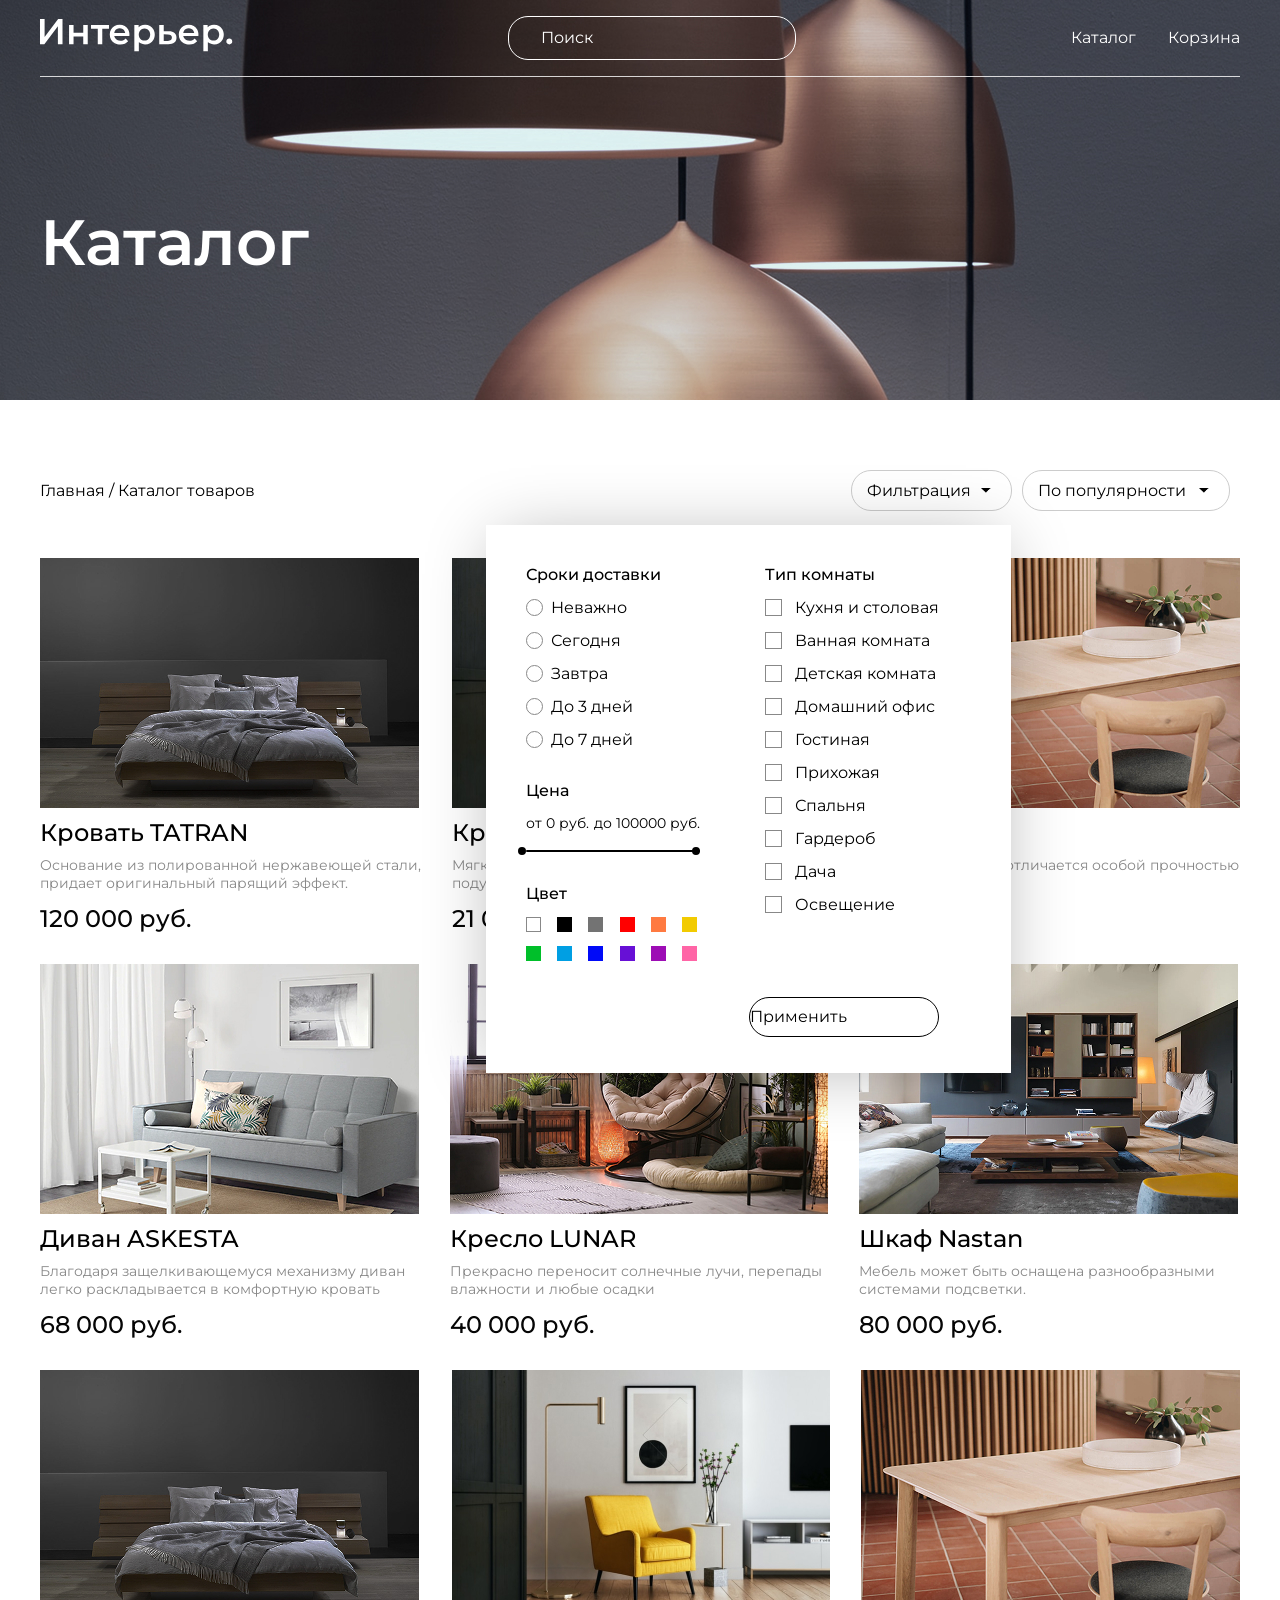
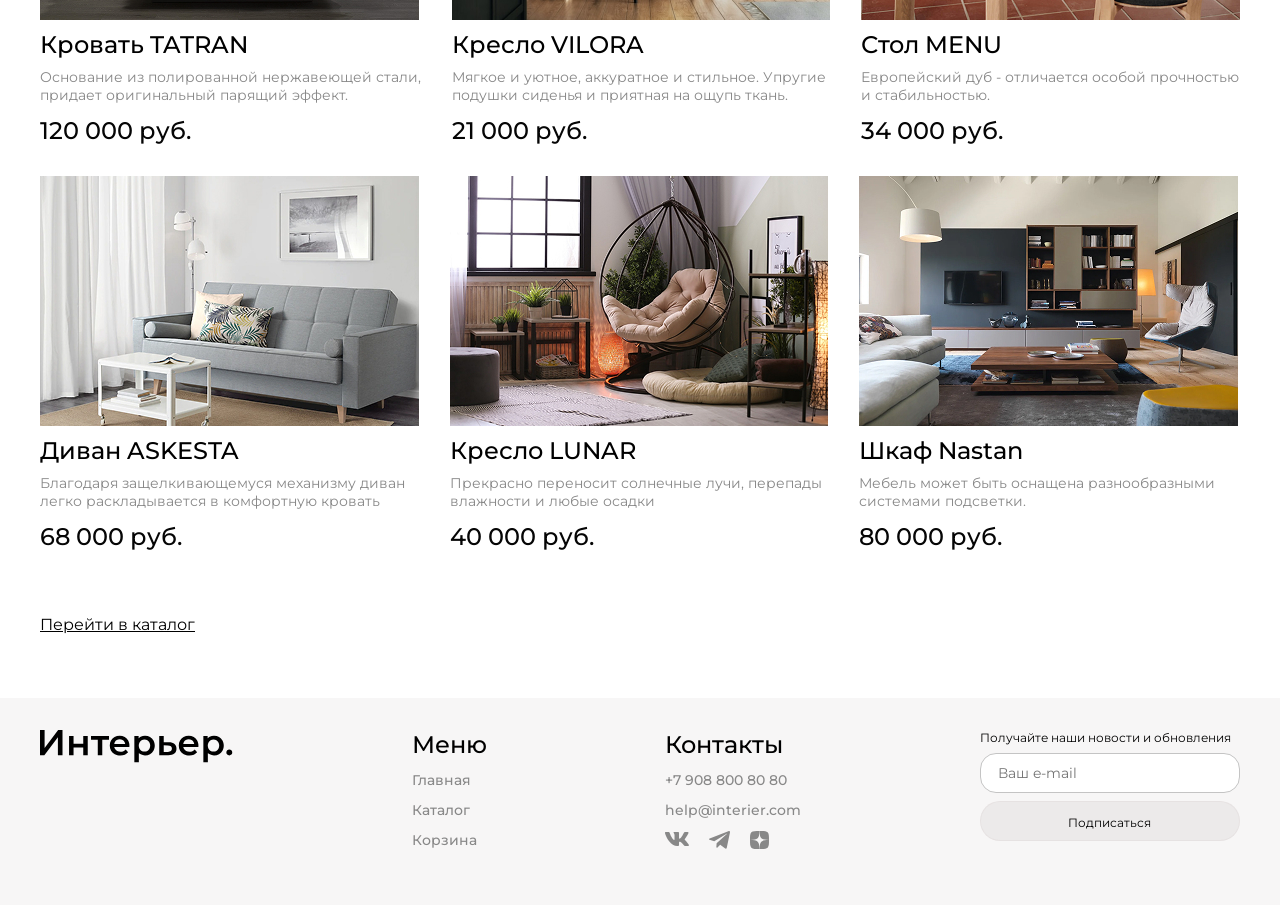
<file: catalog.html>
<!DOCTYPE html>
<html lang="ru">
<head>
    <meta charset="UTF-8">
    <meta name="viewport" content="width=device-width, initial-scale=1.0">
    <title>Document</title>
    <link rel="preconnect" href="https://fonts.googleapis.com">
<link rel="preconnect" href="https://fonts.gstatic.com" crossorigin>
<link href="https://fonts.googleapis.com/css2?family=Montserrat:ital,wght@0,100..900;1,100..900&display=swap" rel="stylesheet">
    <link rel="stylesheet" href="./style.css">
</head>
<body>
    <section class="hero-page hero-page--catalog center">
        <header class="header">
            <a class="logo" href="index.html">
                <img class="header-page" src="./img/logo_header.svg" alt="logo">
            </a>
            <input placeholder="Поиск" class="header__input" type="text">
            <nav class="nav" >
                <a class="nav__link" href="catalog.html">Каталог</a>
                <a class="nav__link" href="cart.html">Корзина</a>
            </nav>
            <div class="menu-mob">
                <a href="#"><svg width="19" height="19" viewBox="0 0 19 19" fill="none" xmlns="http://www.w3.org/2000/svg" xmlns:xlink="http://www.w3.org/1999/xlink">
<g clip-path="url(#clip0_53373_428)">
<use xlink:href="#stroke0_53373_428" fill="white"/>
<mask id="stroke1_53373_428" maskUnits="userSpaceOnUse" x="2.16333" y="0.209839" width="17" height="17" fill="black">
<rect fill="white" x="2.16333" y="0.209839" width="17" height="17"/>
<use xlink:href="#stroke0_53373_428"/>
</mask>
<path d="M14.5026 11.4261C15.4898 10.1534 15.9551 8.5524 15.8037 6.94883C15.6524 5.34525 14.8958 3.85955 13.688 2.79399C12.4801 1.72844 10.9116 1.16305 9.30171 1.21287C7.69178 1.26269 6.1613 1.92397 5.02162 3.06217C3.88095 4.20116 3.21751 5.73224 3.1665 7.34339C3.1155 8.95455 3.68076 10.5245 4.74709 11.7334C5.81343 12.9423 7.30059 13.699 8.90551 13.8495C10.5104 13.9999 12.1123 13.5328 13.3848 12.5432L13.4188 12.5788L16.7771 15.9378C16.8506 16.0114 16.938 16.0697 17.0341 16.1095C17.1302 16.1494 17.2332 16.1698 17.3372 16.1698C17.4412 16.1698 17.5442 16.1494 17.6403 16.1095C17.7364 16.0697 17.8237 16.0114 17.8973 15.9378C17.9708 15.8643 18.0292 15.777 18.069 15.6809C18.1088 15.5848 18.1293 15.4818 18.1293 15.3777C18.1293 15.2737 18.1088 15.1707 18.069 15.0746C18.0292 14.9785 17.9708 14.8912 17.8973 14.8176L14.5382 11.4594C14.5267 11.448 14.5148 11.4369 14.5026 11.4261V11.4261ZM12.8591 4.18238C13.3061 4.62213 13.6616 5.14603 13.9051 5.72386C14.1486 6.30169 14.2752 6.92201 14.2778 7.54903C14.2803 8.17606 14.1587 8.79739 13.9199 9.37718C13.6812 9.95697 13.33 10.4838 12.8866 10.9271C12.4432 11.3705 11.9164 11.7217 11.3366 11.9605C10.7568 12.1993 10.1355 12.3209 9.50848 12.3183C8.88146 12.3158 8.26114 12.1891 7.68331 11.9456C7.10548 11.7021 6.58158 11.3466 6.14183 10.8997C5.26301 10.0064 4.77276 8.8021 4.77787 7.54903C4.78297 6.29597 5.28301 5.09568 6.16907 4.20962C7.05513 3.32356 8.25542 2.82352 9.50848 2.81841C10.7616 2.81331 11.9659 3.30356 12.8591 4.18238Z" stroke-width="0.4" stroke="white" mask="url(#stroke1_53373_428)"/>
</g>
<defs>
<clipPath id="clip0_53373_428">
<rect width="19" height="19" fill="white"/>
</clipPath>
<path id="stroke0_53373_428" d="M14.5026 11.4261C15.4898 10.1534 15.9551 8.5524 15.8037 6.94883C15.6524 5.34525 14.8958 3.85955 13.688 2.794C12.4801 1.72844 10.9116 1.16305 9.30171 1.21287C7.69178 1.26269 6.1613 1.92397 5.02162 3.06217C3.88095 4.20116 3.21751 5.73224 3.1665 7.34339C3.1155 8.95455 3.68076 10.5245 4.74709 11.7334C5.81343 12.9423 7.30059 13.699 8.90551 13.8495C10.5104 13.9999 12.1123 13.5328 13.3848 12.5432L13.4188 12.5788L16.7771 15.9378C16.8506 16.0114 16.938 16.0697 17.0341 16.1095C17.1302 16.1494 17.2332 16.1698 17.3372 16.1698C17.4412 16.1698 17.5442 16.1494 17.6403 16.1095C17.7364 16.0697 17.8237 16.0114 17.8973 15.9378C17.9708 15.8643 18.0292 15.777 18.069 15.6809C18.1088 15.5848 18.1293 15.4818 18.1293 15.3777C18.1293 15.2737 18.1088 15.1707 18.069 15.0746C18.0292 14.9785 17.9708 14.8912 17.8973 14.8176L14.5382 11.4594C14.5267 11.448 14.5148 11.4369 14.5026 11.4261V11.4261ZM12.8591 4.18238C13.3061 4.62213 13.6616 5.14603 13.9051 5.72386C14.1486 6.30169 14.2752 6.92201 14.2778 7.54903C14.2803 8.17606 14.1587 8.79739 13.9199 9.37718C13.6812 9.95697 13.33 10.4838 12.8866 10.9271C12.4432 11.3705 11.9164 11.7217 11.3366 11.9605C10.7568 12.1993 10.1355 12.3209 9.50848 12.3183C8.88146 12.3158 8.26114 12.1891 7.68331 11.9456C7.10548 11.7021 6.58158 11.3466 6.14183 10.8997C5.26301 10.0064 4.77276 8.8021 4.77787 7.54903C4.78297 6.29597 5.28301 5.09568 6.16907 4.20962C7.05513 3.32356 8.25542 2.82352 9.50848 2.81841C10.7616 2.81331 11.9659 3.30356 12.8591 4.18238Z" fill-rule="evenodd" clip-rule="evenodd"/>
</defs>
                    </svg>
                </a>
                <a href="catalog.html"><svg width="20" height="20" viewBox="0 0 20 20" fill="none" xmlns="http://www.w3.org/2000/svg">
<rect width="4.57143" height="4.57143" fill="white"/>
<rect y="7.31427" width="4.57143" height="4.57143" fill="white"/>
<rect y="14.6285" width="4.57143" height="4.57143" fill="white"/>
<rect x="7.31348" y="7.31427" width="4.57143" height="4.57143" fill="white"/>
<rect x="7.31348" y="14.6285" width="4.57143" height="4.57143" fill="white"/>
<rect x="7.31348" width="4.57143" height="4.57143" fill="white"/>
<rect x="14.6279" y="7.31427" width="4.57143" height="4.57143" fill="white"/>
<rect x="14.6279" y="14.6285" width="4.57143" height="4.57143" fill="white"/>
<rect x="14.6279" width="4.57143" height="4.57143" fill="white"/>
                    </svg>
                </a>
                <a href="cart.html"><svg width="25" height="25" viewBox="0 0 25 25" fill="none" xmlns="http://www.w3.org/2000/svg">
<path d="M14.5834 20.8333C15.1359 20.8333 15.6658 20.6138 16.0566 20.2231C16.4473 19.8324 16.6667 19.3025 16.6667 18.75C16.6667 18.1975 16.4473 17.6676 16.0566 17.2768C15.6658 16.8861 15.1359 16.6667 14.5834 16.6667C14.0309 16.6667 13.501 16.8861 13.1103 17.2768C12.7196 17.6676 12.5001 18.1975 12.5001 18.75C12.5001 19.3025 12.7196 19.8324 13.1103 20.2231C13.501 20.6138 14.0309 20.8333 14.5834 20.8333ZM7.29174 20.8333C7.84428 20.8333 8.37418 20.6138 8.76488 20.2231C9.15558 19.8324 9.37508 19.3025 9.37508 18.75C9.37508 18.1975 9.15558 17.6676 8.76488 17.2768C8.37418 16.8861 7.84428 16.6667 7.29174 16.6667C6.73921 16.6667 6.20931 16.8861 5.81861 17.2768C5.4279 17.6676 5.20841 18.1975 5.20841 18.75C5.20841 19.3025 5.4279 19.8324 5.81861 20.2231C6.20931 20.6138 6.73921 20.8333 7.29174 20.8333ZM20.873 6.16978C21.133 6.16139 21.3796 6.0522 21.5606 5.86528C21.7416 5.67837 21.8428 5.42839 21.8428 5.16822C21.8428 4.90804 21.7416 4.65807 21.5606 4.47115C21.3796 4.28424 21.133 4.17504 20.873 4.16666H19.674C18.7345 4.16666 17.922 4.81874 17.7178 5.73541L16.4126 11.6125C16.2084 12.5292 15.3959 13.1812 14.4563 13.1812H6.63133L5.12924 7.17082H14.8636C15.1212 7.15907 15.3644 7.04847 15.5425 6.86202C15.7206 6.67558 15.82 6.42764 15.82 6.16978C15.82 5.91192 15.7206 5.66398 15.5425 5.47754C15.3644 5.2911 15.1212 5.18049 14.8636 5.16874H5.12924C4.82473 5.16865 4.5242 5.23799 4.25051 5.37148C3.97682 5.50498 3.73716 5.69912 3.54976 5.93914C3.36236 6.17916 3.23215 6.45875 3.16903 6.75665C3.10591 7.05455 3.11154 7.36292 3.1855 7.65832L4.68758 13.6667C4.79586 14.1002 5.046 14.4851 5.39821 14.7601C5.75042 15.0351 6.18447 15.1844 6.63133 15.1844H14.4563C15.368 15.1845 16.2524 14.8737 16.9636 14.3032C17.6748 13.7328 18.1701 12.9368 18.3678 12.0469L19.674 6.16978H20.873Z" fill="white"/>
                    </svg>
                </a>
            </div>
        </header>
        <div class="hero-page__wrapper">
            <h1 class="hero-page__title">Каталог</h1>
        </div>
    </section>
    <section class="center"> 
        <div class="catalog-control"> 
            <p class="content content_title">Главная / Каталог товаров</p>   
            <div class="catalog-control__button">
                <select class="select">
                    <option value="" class="select__choice">По популярности</option>
                    <option value="cheap">Сначала дешевые</option>
                    <option value="expensive">Сначала дорогие</option>
                </select>
                <div class="catalog-control__button-filter">Фильтрация
                    <article class="filter">
                        <form class="filter__form" action="#" method="get">
                            <div class="filter__form-wrapper">
                                <div class="filter__left-col">
                                    <fieldset class="delivery">
                                        <legend class="delivery__title">Сроки доставки</legend>
                                        <div class="radio">
                                            <input class="radio__input" type="radio" id="any" name="delivery-time" value="any">
                                            <label class="radio__label" for="any">Неважно</label>
                                        </div>
                                        <div class="radio">
                                            <input class="radio__input" type="radio" id="today" name="delivery-time" value="today">
                                            <label class="radio__label" for="today">Сегодня</label>
                                        </div>
                                        <div class="radio">
                                            <input class="radio__input" type="radio" id="tomorrow" name="delivery-time" value="tomorrow">
                                            <label class="radio__label" for="tomorrow">Завтра</label>
                                        </div>
                                        <div class="radio">
                                            <input class="radio__input" type="radio" id="three-days" name="delivery-time" value="three-days">
                                            <label class="radio__label" for="three-days">До 3 дней</label>
                                        </div>
                                        <div class="radio">
                                            <input class="radio__input" type="radio" id="seven-days" name="delivery-time" value="seven-days">
                                            <label class="radio__label" for="seven-days">До 7 дней</label>
                                        </div>
                                    </fieldset>
                                    <fieldset class="price">
                                        <legend class="price__title">Цена</legend>
                                        <div class="price-range">
                                            <div class="price-labels">
                                              <label>от <span id="price-from-display">0</span> руб.</label>
                                              <label>до <span id="price-to-display">100000</span> руб.</label>
                                            </div>
                                            <div class="range-track">
                                              <div class="range-fill" id="range-fill"></div>
                                              <input type="range" class="range-input" id="price-from"
                                                     min="0" max="100000" step="100" value="0">
                                              <input type="range" class="range-input" id="price-to"
                                                     min="0" max="100000" step="100" value="100000">
                                            </div>
                                            <input type="hidden" name="price_from" id="price-from-hidden">
                                            <input type="hidden" name="price_to" id="price-to-hidden">
                                        </div>
                                    </fieldset>
                                    <fieldset class="color">
                                        <legend class="color__title">Цвет</legend>
                                        <div class="color-group">
                                            <div class="color-group__white">
                                              <input type="checkbox" id="c1" class="color-checkbox white">
                                              <label for="c1"></label>
                                            </div>
                                            <div class="color-group__black">
                                              <input type="checkbox" id="c2" class="color-checkbox color-checkbox__black">
                                              <label for="c2"></label>
                                            </div>
                                            <div class="color-group__gray">
                                              <input type="checkbox" id="c3" class="color-checkbox gray">
                                              <label for="c3"></label>
                                            </div>
                                            <div class="color-group__red">
                                              <input type="checkbox" id="c4" class="color-checkbox red">
                                              <label for="c4"></label>
                                            </div>
                                            <div class="color-group__orange">
                                              <input type="checkbox" id="c5" class="color-checkbox orange">
                                              <label for="c5"></label>
                                            </div>
                                            <div class="color-group__yellow">
                                              <input type="checkbox" id="c6" class="color-checkbox yellow">
                                              <label for="c6"></label>
                                            </div>
                                            <div class="color-group__green">
                                              <input type="checkbox" id="c7" class="color-checkbox green">
                                              <label for="c7"></label>
                                            </div>
                                            <div class="color-group__cyan">
                                              <input type="checkbox" id="c8" class="color-checkbox cyan">
                                              <label for="c8"></label>
                                            </div>
                                            <div class="color-group__blue">
                                              <input type="checkbox" id="c9" class="color-checkbox blue">
                                              <label for="c9"></label>
                                            </div>
                                            <div class="color-group__purple">
                                              <input type="checkbox" id="c10" class="color-checkbox purple">
                                              <label for="c10"></label>
                                            </div>
                                            <div class="color-group__magenta">
                                              <input type="checkbox" id="c11" class="color-checkbox magenta">
                                              <label for="c11"></label>
                                            </div>
                                            <div class="color-group__pink">
                                              <input type="checkbox" id="c12" class="color-checkbox pink">
                                              <label for="c12"></label>
                                            </div>
                                        </div>
                                    </fieldset> 
                                </div>
                                <div class="filter__column">  
                                    <fieldset class="room">
                                        <legend class="room__title">Тип комнаты</legend>
                                        <div class="checkbox">
                                            <input class="checkbox__input" type="checkbox" id="kitchen" name="room-type" value="kitchen">
                                            <label class="checkbox__label" for="kitchen">Кухня и столовая</label>
                                        </div>
                                        <div class="checkbox">
                                            <input class="checkbox__input" type="checkbox" id="bathroom" name="room-type" value="bathroom">
                                            <label class="checkbox__label" for="bathroom">Ванная комната</label>
                                        </div>
                                        <div class="checkbox">
                                            <input class="checkbox__input" type="checkbox" id="children’sroom" name="room-type" value="children’sroom">
                                            <label class="checkbox__label" for="children’sroom">Детская комната</label>
                                        </div>
                                        <div class="checkbox">
                                            <input class="checkbox__input" type="checkbox" id="office" name="room-type" value="office">
                                            <label class="checkbox__label" for="office">Домашний офис</label>
                                        </div>
                                        <div class="checkbox">
                                            <input class="checkbox__input" type="checkbox" id="livingroom" name="room-type" value="livingroom">
                                            <label class="checkbox__label" for="livingroom">Гостиная</label>
                                        </div>
                                        <div class="checkbox">
                                            <input class="checkbox__input" type="checkbox" id="hall" name="room-type" value="hall">
                                            <label class="checkbox__label" for="hall">Прихожая</label>
                                        </div>
                                        <div class="checkbox">
                                            <input class="checkbox__input" type="checkbox" id="bedroom" name="room-type" value="bedroom">
                                            <label class="checkbox__label" for="bedroom">Спальня</label>
                                        </div>
                                        <div class="checkbox">
                                            <input class="checkbox__input" type="checkbox" id="closet" name="room-type" value="closet">
                                            <label class="checkbox__label" for="closet">Гардероб</label>
                                        </div>
                                        <div class="checkbox">
                                            <input class="checkbox__input" type="checkbox" id="dacha" name="room-type" value="dacha">
                                            <label class="checkbox__label" for="dacha">Дача</label>
                                        </div>
                                        <div class="checkbox">
                                            <input class="checkbox__input" type="checkbox" id="lighting" name="room-type" value="lighting">
                                            <label class="checkbox__label" for="lighting">Освещение</label>
                                        </div>
                                    </fieldset>
                                </div>         
                            </div>
                            <div class="filter-button">    
                                <button class="filter-button__button">
                                    <span>Применить</span>
                                </button>
                            </div>
                        </form>
                    </article>
                </div>
            </div>  
        </div>    
    </section>    
    <section class="center">  
        <div class="product-content">
            <div class="product-box">    
                <div class="product">
                    <img class="product__img" src="./img/tatran1.jpg" alt="Кровать TATRAN">
                    <p class="product__title">Кровать TATRAN</p>
                    <p class="product__description" >Основание из полированной нержавеющей стали, <br>придает оригинальный парящий эффект.</p>
                </div>
                <div class="product-box__price-box">  
                    <p class="product-box__price">120 000 руб.</p>
                </div>
            </div>
            <div class="product-box">    
                <div class="product">
                    <img class="product__img" src="./img/VILORA.jpg" alt="Кресло VILORA">
                    <p class="product__title">Кресло VILORA</p>
                    <p class="product__description" >Мягкое и уютное, аккуратное и стильное. Упругие <br>подушки сиденья и приятная на ощупь ткань. </p>
                </div>
                <div class="product-box__price-box">    
                    <p class="product-box__price">21 000 руб.</p>
                </div>
            </div>
            <div class="product-box">    
                <div class="product">
                    <img class="product__img" src="./img/menu1.jpg" alt="Стол MENU">
                    <p class="product__title">Стол MENU</p>
                    <p class="product__description" >Европейский дуб - отличается особой прочностью <br>и стабильностью.</p>
                </div>
                <div class="product-box__price-box">    
                    <p class="product-box__price">34 000 руб.</p>
                </div>
            </div>
            <div class="product-box">    
                <div class="product">
                    <img class="product__img" src="./img/askesta1.jpg" alt="Диван ASKESTA">
                    <p class="product__title">Диван ASKESTA</p>
                    <p class="product__description" >Благодаря защелкивающемуся механизму диван <br>легко раскладывается в комфортную кровать</p>
                </div>
                <div class="product-box__price-box">  
                    <p class="product-box__price">68 000 руб.</p>
                </div>
            </div>
            <div class="product-box">    
                <div class="product">
                    <img class="product__img" src="./img/lunar1.jpg" alt="Кресло LUNAR">
                    <p class="product__title">Кресло LUNAR</p>
                    <p class="product__description" >Прекрасно переносит солнечные лучи, перепады <br>влажности и любые осадки</p>
                </div>
                <div class="product-box__price-box">  
                    <p class="product-box__price">40 000 руб.</p>
                </div>
            </div>
            <div class="product-box">    
                <div class="product">
                    <img class="product__img" src="./img/nastan1.jpg" alt="Шкаф Nastan">
                    <p class="product__title">Шкаф Nastan</p>
                    <p class="product__description" >Мебель может быть оснащена разнообразными <br>системами подсветки.</p>
                </div>
                <div class="product-box__price-box">  
                    <p class="product-box__price">80 000 руб.</p>
                </div>
            </div>
            <div class="product-box">    
                <div class="product">
                    <img class="product__img" src="./img/tatran1.jpg" alt="Кровать TATRAN">
                    <p class="product__title">Кровать TATRAN</p>
                    <p class="product__description" >Основание из полированной нержавеющей стали, <br>придает оригинальный парящий эффект.</p>
                </div>
                <div class="product-box__price-box">  
                    <p class="product-box__price">120 000 руб.</p>
                </div>
            </div>
            <div class="product-box">    
                <div class="product">
                    <img class="product__img" src="./img/VILORA.jpg" alt="Кресло VILORA">
                    <p class="product__title">Кресло VILORA</p>
                    <p class="product__description" >Мягкое и уютное, аккуратное и стильное. Упругие <br>подушки сиденья и приятная на ощупь ткань. </p>
                </div>
                <div class="product-box__price-box">    
                    <p class="product-box__price">21 000 руб.</p>
                </div>
            </div>
            <div class="product-box">    
                <div class="product">
                    <img class="product__img" src="./img/menu1.jpg" alt="Стол MENU">
                    <p class="product__title">Стол MENU</p>
                    <p class="product__description" >Европейский дуб - отличается особой прочностью <br>и стабильностью.</p>
                </div>
                <div class="product-box__price-box">    
                    <p class="product-box__price">34 000 руб.</p>
                </div>
            </div>
            <div class="product-box">    
                <div class="product">
                    <img class="product__img" src="./img/askesta1.jpg" alt="Диван ASKESTA">
                    <p class="product__title">Диван ASKESTA</p>
                    <p class="product__description" >Благодаря защелкивающемуся механизму диван <br>легко раскладывается в комфортную кровать</p>
                </div>
                <div class="product-box__price-box">  
                    <p class="product-box__price">68 000 руб.</p>
                </div>
            </div>
            <div class="product-box">    
                <div class="product">
                    <img class="product__img" src="./img/lunar1.jpg" alt="Кресло LUNAR">
                    <p class="product__title">Кресло LUNAR</p>
                    <p class="product__description" >Прекрасно переносит солнечные лучи, перепады <br>влажности и любые осадки</p>
                </div>
                <div class="product-box__price-box">  
                    <p class="product-box__price">40 000 руб.</p>
                </div>
            </div>
            <div class="product-box">    
                <div class="product">
                    <img class="product__img" src="./img/nastan1.jpg" alt="Шкаф Nastan">
                    <p class="product__title">Шкаф Nastan</p>
                    <p class="product__description" >Мебель может быть оснащена разнообразными <br>системами подсветки.</p>
                </div>
                <div class="product-box__price-box">  
                    <p class="product-box__price">80 000 руб.</p>
                </div>
            </div>
        </div>
        <div class="content">    
            <a class="content__link" href="catalog.html">Перейти в каталог</a> 
        </div>              
    </section>
    <footer class="footer center">
        <div class="footer__content">     
            <div class="footer__title">
                <a href="index.html">
                <img src="./img/logo_footer.svg" alt="logo">
                </a>
            </div>  
            <div class="footer-menu">
               <p class="footer-menu__title">Меню</p>
               <a class="footer-menu__link" href="index.html">Главная</a>
               <a class="footer-menu__link" href="catalog.html">Каталог</a>
               <a class="footer-menu__link" href="cart.html">Корзина</a>
            </div>
            <div class="footer-menu">   
               <p class="footer-menu__title">Контакты</p>
               <a class="footer-menu__link" href="tel:+79088008080">+7 908 800 80 80</a>
               <a class="footer-menu__link" href="mailto:help@interier.com">help@interier.com</a>
               <div class="footer-menu__icons">   
                    <a href="#">
                        <svg class="footer-menu__icon" width="24" height="14" viewBox="0 0 24 14" fill="none" xmlns="http://www.w3.org/2000/svg">
                            <path d="M23.45 0.948C23.616 0.402 23.45 0 22.655 0H20.03C19.362 0 19.054 0.347 18.887 0.73C18.887 0.73 17.552 3.926 15.661 6.002C15.049 6.604 14.771 6.795 14.437 6.795C14.27 6.795 14.019 6.604 14.019 6.057V0.948C14.019 0.292 13.835 0 13.279 0H9.151C8.734 0 8.483 0.304 8.483 0.593C8.483 1.214 9.429 1.358 9.526 3.106V6.904C9.526 7.737 9.373 7.888 9.039 7.888C8.149 7.888 5.984 4.677 4.699 1.003C4.45 0.288 4.198 0 3.527 0H0.9C0.15 0 0 0.347 0 0.73C0 1.412 0.89 4.8 4.145 9.281C6.315 12.341 9.37 14 12.153 14C13.822 14 14.028 13.632 14.028 12.997V10.684C14.028 9.947 14.186 9.8 14.715 9.8C15.105 9.8 15.772 9.992 17.33 11.467C19.11 13.216 19.403 14 20.405 14H23.03C23.78 14 24.156 13.632 23.94 12.904C23.702 12.18 22.852 11.129 21.725 9.882C21.113 9.172 20.195 8.407 19.916 8.024C19.527 7.533 19.638 7.314 19.916 6.877C19.916 6.877 23.116 2.451 23.449 0.948H23.45Z" fill-rule="evenodd" clip-rule="evenodd" fill="currentColor"/>
                        </svg>
                    </a>
                    <a href="#">
                        <svg class="footer-menu__icon" width="21" height="18" viewBox="0 0 21 18" fill="none" xmlns="http://www.w3.org/2000/svg">
                            <path d="M19.2952 0.200894L0.690181 7.4125C-0.0585179 7.74834 -0.311748 8.42087 0.50922 8.78587L5.28221 10.3105L16.8227 3.14143C17.4528 2.69136 18.0979 2.81137 17.5428 3.30647L7.63109 12.3272L7.31974 16.1448C7.60812 16.7342 8.13615 16.737 8.47297 16.444L11.2152 13.8359L15.9117 17.3709C17.0025 18.02 17.596 17.6011 17.8307 16.4114L20.9112 1.74952C21.231 0.285058 20.6856 -0.360199 19.2952 0.200894Z" fill="currentColor"/>
                        </svg>
                    </a>
                    <a href="#">
                        <svg class="footer-menu__icon" width="19" height="18" viewBox="0 0 19 18" fill="none" xmlns="http://www.w3.org/2000/svg">
                            <path d="M11.3321 10.7357C9.83929 12.195 9.73071 14.0143 9.60178 18C13.5239 18 16.2314 17.9871 17.6293 16.7014C18.9864 15.3771 19 12.69 19 9.09643C14.7929 9.225 12.8725 9.32143 11.3321 10.7357ZM0 9.09643C0 12.69 0.0135714 15.3771 1.37071 16.7014C2.76857 17.9871 5.47607 18 9.39821 18C9.2625 14.0143 9.16071 12.195 7.66786 10.7357C6.1275 9.32143 4.20714 9.21857 0 9.09643ZM9.39821 0C5.48286 0 2.76857 0.0128571 1.37071 1.29857C0.0135714 2.62286 0 5.31 0 8.90357C4.20714 8.775 6.1275 8.67857 7.66786 7.26429C9.16071 5.805 9.26929 3.98571 9.39821 0ZM11.3321 7.26429C9.83929 5.805 9.73071 3.98571 9.60178 0C13.5239 0 16.2314 0.0128571 17.6293 1.29857C18.9864 2.62286 19 5.31 19 8.90357C14.7929 8.775 12.8725 8.67857 11.3321 7.26429Z" fill="currentColor"/>
                        </svg>
                    </a> 
                </div>
            </div>
            <div class="footer__content-box"> 
                <form class="form">
                   <p class="form__title">Получайте наши новости и обновления</p>
                   <p><input placeholder="Ваш e-mail" class="form__input"></p>
                   <p><button class="form__button">Подписаться</button></p>
               </form>
            </div>   
        </div>  
    </footer>
</body>
</html>
</file>
<file: style.css>
* {
  margin: 0;
  padding: 0;
  box-sizing: border-box;
}

a {
  text-decoration: none;
}

.center {
  padding-left: calc(50% - 600px);
  padding-right: calc(50% - 600px);
}

a,
input,
button {
  font-family: "Montserrat", sans-serif;
  display: block;
}

body {
  font-family: "Montserrat", sans-serif;
  font-size: 16px;
  display: block;
}

.hero-page--index {
  background-image: url(./img/Rectangle15.jpg);
  background-repeat: no-repeat;
  background-position: center;
  background-size: cover;
  color: white;
  display: block;
}

.header {
  padding-top: 16px;
  padding-bottom: 16px;
  margin-bottom: 64px;
  align-items: center;
  display: flex;
  flex-wrap: wrap;
  justify-content: space-between;
  border-bottom: 0.5px solid rgba(255, 255, 255, 0.8);
}

.nav {
  display: flex;
  gap: 32px;
}

.nav__link {
  color: #ffffff;
  font-weight: 400;
  font-size: 16px;
  background: transparent;
  cursor: pointer;
  transition: background 0.3s, color 0.3s;
}

.nav__link:hover {
  color: #888;
}

.header__input {
  width: 288px;
  border-radius: 20px;
  border: 1px solid #ffffff;
  background-color: transparent;
  outline: none;
  font-size: 16px;
  line-height: 19.5px;
  color: #ffffff;
  box-sizing: border-box;
  padding: 11px 32px;
}

.header__input::-moz-placeholder {
  color: #ffffff;
}

.header__input::placeholder {
  color: #ffffff;
}

.menu-mob {
  display: none;
}

.hero-page__title {
  font-size: 64px;
  font-weight: 600;
  color: #ffffff;
}

.hero-page__subtle {
  font-size: 24px;
  font-weight: 400;
  color: #ffffff;
  margin-bottom: 16px;
  margin-top: 16px;
}

.hero-page__link {
  color: #ffffff;
  text-decoration: underline;
  font-size: 16px;
  font-weight: 400;
  padding-bottom: 374px;
  background: transparent;
  cursor: pointer;
  transition: background 0.3s, color 0.3s;
}

.hero-page__link:hover {
  color: #888;
  text-decoration: none;
}

.for {
  display: grid;
  gap: 32px;
  grid-template-columns: repeat(12, 1fr);
}

.for__item {
  height: 415px;
  grid-column: span 4;
  font-size: 34px;
  font-weight: 600;
  line-height: 41px;
  color: #ffffff;
  display: grid;
  justify-content: center;
  align-content: center;
}

.for__item-big {
  grid-column: span 6;
}

.for__item-1 {
  background-image: url(./img/for_1.jpg);
  background-repeat: no-repeat;
  background-size: cover;
}

.for__item-2 {
  background-image: url(./img/for_2.jpg);
  background-repeat: no-repeat;
  background-size: cover;
}

.for__item-3 {
  background-image: url(./img/for_3.jpg);
  background-repeat: no-repeat;
  background-size: cover;
}

.for__item-4 {
  background-image: url(./img/for_4.jpg);
  background-repeat: no-repeat;
  background-size: cover;
}

.for__item-5 {
  background-image: url(./img/for_5.jpg);
  background-repeat: no-repeat;
  background-size: cover;
}

.content__title {
  margin-top: 64px;
  margin-bottom: 32px;
  color: black;
  font-size: 48px;
  font-weight: 600;
}

.product-content {
  gap: 32px;
  display: grid;
  grid-template-columns: 1fr 1fr;
}

.product__img {
  margin-bottom: 10px;
  display: block;
}

.product__title {
  color: black;
  font-size: 24px;
  font-weight: 500;
  margin-bottom: 9px;
}

.product__description {
  color: #888888;
  font-size: 14px;
  font-weight: 400;
  margin-bottom: 12px;
}

.product-box__price-box {
  display: flex;
  gap: 32px;
}

.product-box__price {
  color: #050505;
  font-weight: 500;
  font-size: 24px;
}

.product-box__price-old {
  text-decoration: line-through;
  color: #888888;
  font-weight: 500;
  font-size: 24px;
}

.content__link {
  color: #000;
  font-weight: 400;
  font-size: 16px;
  text-decoration: underline;
  padding-bottom: 64px;
  background: transparent;
  cursor: pointer;
  transition: background 0.3s, color 0.3s;
}

.content__link:hover {
  color: #888;
  text-decoration: none;
}

.footer {
  background-color: #F7F6F6;
  height: 207px;
}

.footer__content {
  display: flex;
  flex-wrap: wrap;
  flex-direction: row;
  justify-content: space-between;
  align-items: flex-start;
  padding-top: 32px;
}

.footer-menu__title {
  margin-bottom: 12px;
  color: #000;
  font-size: 24px;
  font-weight: 500;
}

.footer-menu__link {
  color: #888888;
  font-size: 14px;
  font-weight: 500;
  margin-bottom: 12px;
  background: transparent;
  cursor: pointer;
  transition: background 0.3s, color 0.3s;
}

.footer-menu__link:hover {
  color: #000;
}

.footer-menu__icons {
  display: flex;
  gap: 20px;
}

.footer-menu__icon path {
  fill: #888888;
  display: block;
  transition: fill 0.3s ease;
}

.footer-menu__icon:hover path {
  fill: #000;
}

.form__title {
  color: #000;
  font-weight: 400;
  font-size: 12px;
  margin-bottom: 8px;
}

.form__input {
  font-size: 14px;
  line-height: 16px;
  color: #000;
  margin-bottom: 8px;
  padding: 12px 17px;
  border: 1px solid #c4c4c4;
  border-radius: 16px;
  width: 260px;
  height: 40px;
}

.form__button {
  background: rgba(222, 215, 215, 0.41);
  border: 1px solid rgba(222, 215, 215, 0.41);
  box-sizing: border-box;
  border-radius: 20px;
  width: 260px;
  height: 40px;
  padding: 12px 0;
  text-align: center;
  font-size: 12px;
  line-height: 18px;
  color: #000;
  cursor: pointer;
  transition: background 0.3s, color 0.3s;
}

.form__button:hover {
  background-color: #000;
  color: #fff;
}

* {
  margin: 0;
  padding: 0;
  box-sizing: border-box;
}

a {
  text-decoration: none;
}

.center {
  padding-left: calc(50% - 600px);
  padding-right: calc(50% - 600px);
}

a,
input,
button,
select {
  font-family: "Montserrat", sans-serif;
  display: block;
}

body {
  font-family: "Montserrat", sans-serif;
  font-size: 16px;
  display: block;
}

.hero-page--cart {
  background-image: url(./img/Rectangle9.jpg);
  background-repeat: no-repeat;
  background-position: center;
  background-size: cover;
  color: white;
  display: block;
  height: 400px;
}

.header {
  align-items: center;
  display: flex;
  flex-wrap: wrap;
  justify-content: space-between;
  border-bottom: 0.5px solid rgba(255, 255, 255, 0.8);
  padding-top: 16px;
  padding-bottom: 16px;
  margin-bottom: 126px;
}

.nav {
  display: flex;
  gap: 32px;
}

.nav__link {
  color: #ffffff;
  font-weight: 400;
  font-size: 16px;
  background: transparent;
  cursor: pointer;
  transition: background 0.3s, color 0.3s;
}

.nav__link:hover {
  color: #888;
}

.header__input {
  width: 288px;
  border-radius: 20px;
  border: 1px solid #ffffff;
  background-color: transparent;
  outline: none;
  font-size: 16px;
  line-height: 19.5px;
  color: #ffffff;
  box-sizing: border-box;
  padding: 11px 32px;
}

.header__input::-moz-placeholder {
  color: #ffffff;
}

.header__input::placeholder {
  color: #ffffff;
}

.menu-mob {
  display: none;
}

.hero-page__title {
  font-size: 64px;
  font-weight: 600;
  color: #ffffff;
}

.container {
  display: flex;
  gap: 32px;
  width: 100%;
  padding-left: 120px;
  padding-top: 64px;
}

.cart {
  flex: 1;
  display: flex;
  flex-direction: column;
}

.cart__header {
  display: flex;
  justify-content: space-between;
  padding-bottom: 15px;
  margin-bottom: 20px;
  color: black;
  font-size: 16px;
  font-weight: 400px;
}

.cart__item {
  display: flex;
  padding-bottom: 30px;
  padding-top: 32px;
  border-top: 0.5px solid #CACDD8;
  align-items: flex-start;
  width: 100%;
  max-width: 786px;
  box-sizing: border-box;
}

.cart__image {
  width: 173px;
  height: 173px;
  -o-object-fit: cover;
     object-fit: cover;
  display: block;
  margin-right: 25px;
}

.cart__info {
  flex-grow: 1;
  margin-right: 20px;
}

.cart__title {
  font-size: 24px;
  font-weight: 500;
  margin-bottom: 10px;
}

.cart__description {
  font-size: 16px;
  color: #888888;
  margin-bottom: 15px;
  font-weight: 400;
}

.cart__price {
  font-size: 16px;
  font-weight: 500;
  margin-bottom: 15px;
}

.cart__link {
  display: flex;
  gap: 30px;
}

.cart__link a {
  font-size: 14px;
  font-weight: 400;
  color: black;
  text-decoration: underline;
  margin-right: 20px;
  background: transparent;
  cursor: pointer;
  transition: background 0.3s, color 0.3s;
}

.cart__link a:hover {
  color: #888;
  text-decoration: none;
}

.cart__input {
  display: flex;
  align-items: center;
  flex-shrink: 0;
  position: relative;
}

.cart__input input {
  padding: 10px 12px;
  width: 50px;
  min-width: 50px;
  box-sizing: border-box;
  flex-shrink: 0;
  -moz-appearance: none;
       appearance: none;
  -webkit-appearance: none;
  border: none;
  background-color: #F0F0F0;
  border-radius: 4px;
  font-size: 16px;
  z-index: 1;
  caret-color: transparent;
}

.cart__input input::-webkit-outer-spin-button,
.cart__input input::-webkit-inner-spin-button {
  -webkit-appearance: none;
  margin: 0;
}

.cart__input input[type=number] {
  -webkit-appearance: textfield;
     -moz-appearance: textfield;
          appearance: textfield;
}

.cart__input-button {
  display: flex;
  flex-direction: column;
  margin-left: 30px;
  position: absolute;
}

.cart__input-button button {
  -moz-appearance: none;
       appearance: none;
  -webkit-appearance: none;
  border: none;
  background: none;
  cursor: pointer;
  padding: 0;
  z-index: 2;
  display: flex;
  align-items: center;
  justify-content: center;
}

.cart__input-button button:active svg path {
  stroke: #333;
}

.cart__input-button button:disabled svg path {
  stroke: #E0E0E0;
}

.cart__input-button button:focus {
  outline: none;
}

.cart__input input:focus {
  outline: none;
}

.btn {
  display: flex;
  gap: 15px;
  margin-top: 20px;
}

.btn__outline {
  background: transparent;
  border: 1px solid black;
  border-radius: 30px;
  padding: 12px 25px;
  font-size: 14px;
  background: transparent;
  cursor: pointer;
  transition: background 0.3s, color 0.3s;
}

.btn__outline:hover {
  background-color: #000;
  color: #fff;
}

.checkout {
  background-color: #F7F6F6;
  border-radius: 20px;
  display: flex;
  flex-direction: column;
  height: 556px;
  width: 379px;
  align-items: center;
}

.checkout__title {
  font-size: 24px;
  font-weight: 700;
  margin-bottom: 30px;
  text-align: center;
  margin-top: 42px;
}

.checkout__form-group {
  margin-bottom: 25px;
}

.checkout__form-group input {
  width: 319px;
  background: transparent;
  border: none;
  border-bottom: 0.5px solid #CACDD8;
  padding: 10px 0;
  font-size: 14px;
  font-weight: 400;
  outline: none;
}

.checkout__form-group input:focus {
  border-bottom-color: #333;
}

.checkout__form-group input::-moz-placeholder {
  color: #777;
}

.checkout__form-group input::placeholder {
  color: #777;
}

.checkout__total-price {
  font-size: 24px;
  font-weight: 500;
  text-align: center;
  margin: 20px 0;
  color: black;
}

.checkout__bth {
  width: 319px;
  padding: 15px;
  border-radius: 30px;
  border: 1px solid #000;
  font-size: 16px;
  background: transparent;
  cursor: pointer;
  transition: background 0.3s, color 0.3s;
}

.checkout__bth:hover {
  background-color: #000;
  color: #fff;
}

.checkout__bth {
  animation: fadeIn 3s ease;
}

@keyframes fadeIn {
  from {
    opacity: 0;
  }
  to {
    opacity: 1;
  }
}
.content__title {
  margin-top: 64px;
  margin-bottom: 32px;
  color: black;
  font-size: 48px;
  font-weight: 600;
}

.product-content {
  gap: 32px;
  display: flex;
  flex-wrap: wrap;
}

.product-content__inner {
  gap: 32px;
  display: flex;
  flex-wrap: wrap;
}

.product__img {
  margin-bottom: 10px;
  display: block;
}

.product__title {
  color: black;
  font-size: 24px;
  font-weight: 500;
  margin-bottom: 9px;
}

.product__description {
  color: #888888;
  font-size: 14px;
  font-weight: 400;
  margin-bottom: 12px;
}

.product-box__price-box {
  display: flex;
  gap: 32px;
}

.product-box__price {
  color: #050505;
  font-weight: 500;
  font-size: 24px;
}

.product-box__price-old {
  text-decoration: line-through;
  color: #888888;
  font-weight: 500;
  font-size: 24px;
}

.content__link {
  color: #000;
  font-weight: 400;
  font-size: 16px;
  text-decoration: underline;
  padding-bottom: 64px;
  padding-top: 32px;
  background: transparent;
  cursor: pointer;
  transition: background 0.3s, color 0.3s;
}

.content__link:hover {
  color: #888;
  text-decoration: none;
}

.footer {
  background-color: rgb(247, 246, 246);
  height: 207px;
}

.footer__content {
  display: flex;
  flex-wrap: wrap;
  flex-direction: row;
  justify-content: space-between;
  align-items: flex-start;
  padding-top: 32px;
}

.footer-menu__title {
  margin-bottom: 12px;
  color: #000;
  font-size: 24px;
  font-weight: 500;
}

.footer-menu__link {
  color: #888888;
  font-size: 14px;
  font-weight: 500;
  margin-bottom: 12px;
  background: transparent;
  cursor: pointer;
  transition: background 0.3s, color 0.3s;
}

.footer-menu__link:hover {
  color: #000;
}

.footer-menu__icons {
  display: flex;
  gap: 20px;
}

.footer-menu__icon path {
  fill: #888888;
  display: block;
  transition: fill 0.3s ease;
}

.footer-menu__icon:hover path {
  fill: #000;
}

.form__title {
  color: #000;
  font-weight: 400;
  font-size: 12px;
  margin-bottom: 8px;
}

.form__input {
  font-size: 14px;
  line-height: 16px;
  color: #000;
  margin-bottom: 8px;
  padding: 12px 17px;
  border: 1px solid #c4c4c4;
  border-radius: 16px;
  width: 260px;
  height: 40px;
}

.form__button {
  background: rgba(222, 215, 215, 0.41);
  border: 1px solid rgba(222, 215, 215, 0.41);
  box-sizing: border-box;
  border-radius: 20px;
  width: 260px;
  height: 40px;
  padding: 12px 0;
  text-align: center;
  font-size: 12px;
  line-height: 18px;
  color: #000;
  cursor: pointer;
  transition: background 0.3s, color 0.3s;
}

.form__button:hover {
  background-color: #000;
  color: #fff;
}

* {
  margin: 0;
  padding: 0;
  box-sizing: border-box;
}

a {
  text-decoration: none;
}

.center {
  padding-left: calc(50% - 600px);
  padding-right: calc(50% - 600px);
}

a,
input,
button {
  font-family: "Montserrat", sans-serif;
  display: block;
}

body {
  font-family: "Montserrat", sans-serif;
  font-size: 16px;
  display: block;
}

.hero-page--catalog {
  background-image: url(./img/Rectangle29.jpg);
  background-repeat: no-repeat;
  background-position: center;
  background-size: cover;
  color: white;
  display: block;
  height: 400px;
}

.header {
  align-items: center;
  display: flex;
  flex-wrap: wrap;
  justify-content: space-between;
  border-bottom: 0.5px solid rgba(255, 255, 255, 0.8);
  padding-top: 16px;
  padding-bottom: 16px;
  margin-bottom: 126px;
}

.nav {
  display: flex;
  gap: 32px;
}

.nav__link {
  color: #ffffff;
  font-weight: 400;
  font-size: 16px;
  background: transparent;
  cursor: pointer;
  transition: background 0.3s, color 0.3s;
}

.nav__link:hover {
  color: #888;
}

.header__input {
  width: 288px;
  border-radius: 20px;
  border: 1px solid #ffffff;
  background-color: transparent;
  outline: none;
  font-size: 16px;
  line-height: 19.5px;
  color: #ffffff;
  box-sizing: border-box;
  padding: 11px 32px;
}

.header__input::-moz-placeholder {
  color: #ffffff;
}

.header__input::placeholder {
  color: #ffffff;
}

.menu-mob {
  display: none;
}

.hero-page__title {
  font-size: 64px;
  font-weight: 600;
  color: #ffffff;
}

.select {
  -webkit-appearance: none;
     -moz-appearance: none;
          appearance: none;
  background-color: white;
  border: 1px solid #ccc;
  padding: 10px 40px 10px 15px;
  font-size: 16px;
  border-radius: 20px;
  background-image: url(./img/Polygon\ 1.png);
  background-position: calc(100% - 20px);
  background-size: 10px;
  background-repeat: no-repeat;
}

.catalog-control {
  display: grid;
  grid-template-columns: 1fr auto auto;
  align-items: center;
  gap: 10px;
  margin-top: 70px;
  z-index: 1;
}

.catalog-control__button {
  display: flex;
  flex-direction: row-reverse;
  gap: 10px;
}

.catalog-control__button-filter {
  -webkit-appearance: none;
     -moz-appearance: none;
          appearance: none;
  background-color: white;
  border: 1px solid #ccc;
  padding: 10px 40px 10px 15px;
  font-size: 16px;
  border-radius: 20px;
  background-image: url(./img/Polygon\ 1.png);
  background-position: calc(100% - 20px);
  background-size: 10px;
  background-repeat: no-repeat;
  position: relative;
}

.select__select {
  font-weight: 500;
  font-size: 16px;
}

.select__choice {
  font-weight: 400;
  font-size: 16px;
}

.filter {
  display: flex;
  flex-direction: row;
  align-items: flex-start;
  padding: 40px;
  gap: 10px;
  position: absolute;
  z-index: 2;
  width: 525.5px;
  height: 548px;
  top: 54px;
  right: 0;
  background: #FFFFFF;
  box-shadow: 0px 4px 67px -12px rgba(0, 0, 0, 0.32);
}

.filter__form-wrapper {
  display: grid;
  grid-template-columns: 1fr 1fr;
  gap: 65px;
}

.filter__left-col {
  display: flex;
  flex-direction: column;
  gap: 32px;
}

legend {
  padding-bottom: 14px;
  font-weight: 500;
  font-size: 16px;
}

.delivery {
  display: grid;
  gap: 14px;
  border: none;
}

.radio__input {
  display: none;
}

.radio__label {
  display: flex;
  align-items: center;
  cursor: pointer;
  position: relative;
  padding-left: 30px;
}

input[type=radio] + label {
  position: relative;
  padding-left: 25px;
  cursor: pointer;
}

.radio__label::before {
  content: "";
  position: absolute;
  left: 0;
  width: 15px;
  height: 15px;
  border: 1px solid #888888;
  border-radius: 50%;
  background: #fff;
}

.radio__input:checked + .radio__label::before {
  background-image: url(./img/Vector\ 1.svg);
  background-repeat: no-repeat;
  width: 15px;
  height: 15px;
  border-color: #000;
  background-size: contain;
  background-position: center;
}

.price {
  border: none;
}

.price-range {
  position: relative;
  width: 100%;
  font-weight: 400;
  font-size: 14px;
}

.price-labels {
  display: flex;
  justify-content: space-between;
  margin-bottom: 18px;
}

.range-track {
  position: relative;
  height: 1.5px;
  background: #000;
  border-radius: 1px;
}

.range-fill {
  position: absolute;
  height: 100%;
  background: #000;
  top: 0;
}

.range-input {
  position: absolute;
  left: 0;
  top: 50%;
  transform: translateY(-50%);
  width: 100%;
  margin: 0;
  background: transparent;
  pointer-events: none;
  -webkit-appearance: none;
  -moz-appearance: none;
       appearance: none;
  height: 20px;
  width: calc(100% + 8px);
  margin-left: -4px;
}

.range-input::-webkit-slider-thumb {
  -webkit-appearance: none;
  appearance: none;
  pointer-events: auto;
  width: 8px;
  height: 8px;
  background: #000;
  border: 2px solid #000;
  border-radius: 50%;
  cursor: pointer;
  margin-top: -3.25px;
  margin-left: -4px;
}

.range-input::-moz-range-thumb {
  pointer-events: auto;
  width: 8px;
  height: 8px;
  background: #000;
  border: 2px solid #000;
  border-radius: 50%;
  cursor: pointer;
  border: none;
}

.range-input::-webkit-slider-runnable-track {
  background: transparent;
  border: none;
  height: 1.5px;
}

.range-input::-moz-range-track {
  background: transparent;
  border: none;
  height: 1.5px;
}

.color {
  border: none;
}

.color-group {
  display: grid;
  gap: 14px;
  grid-template-columns: 1fr 1fr 1fr 1fr 1fr 1fr;
}

.color-checkbox {
  position: absolute;
  opacity: 0;
  cursor: pointer;
  height: 0;
  width: 0;
}

.color-group__white label {
  display: block;
  width: 15px;
  height: 15px;
  border: 1px solid #888888;
  background-color: white;
  cursor: pointer;
  position: relative;
}

.color-group__black label {
  display: block;
  width: 15px;
  height: 15px;
  border: 1px solid black;
  background-color: #000;
  cursor: pointer;
  position: relative;
}

.color-group__gray label {
  display: block;
  width: 15px;
  height: 15px;
  border: 1px solid #737373;
  background-color: #737373;
  cursor: pointer;
  position: relative;
}

.color-group__red label {
  display: block;
  width: 15px;
  height: 15px;
  border: 1px solid #FF0000;
  background-color: #FF0000;
  cursor: pointer;
  position: relative;
}

.color-group__orange label {
  display: block;
  width: 15px;
  height: 15px;
  border: 1px solid #FF7A41;
  background-color: #FF7A41;
  cursor: pointer;
  position: relative;
}

.color-group__yellow label {
  display: block;
  width: 15px;
  height: 15px;
  border: 1px solid #F2CB01;
  background-color: #F2CB01;
  cursor: pointer;
  position: relative;
}

.color-group__green label {
  display: block;
  width: 15px;
  height: 15px;
  border: 1px solid #00BF2A;
  background-color: #00BF2A;
  cursor: pointer;
  position: relative;
}

.color-group__cyan label {
  display: block;
  width: 15px;
  height: 15px;
  border: 1px solid #009FE3;
  background-color: #009FE3;
  cursor: pointer;
  position: relative;
}

.color-group__blue label {
  display: block;
  width: 15px;
  height: 15px;
  border: 1px solid #000AF8;
  background-color: #000AF8;
  cursor: pointer;
  position: relative;
}

.color-group__purple label {
  display: block;
  width: 15px;
  height: 15px;
  border: 1px solid #6710D6;
  background-color: #6710D6;
  cursor: pointer;
  position: relative;
}

.color-group__magenta label {
  display: block;
  width: 15px;
  height: 15px;
  border: 1px solid #9D0DB5;
  background-color: #9D0DB5;
  cursor: pointer;
  position: relative;
}

.color-group__pink label {
  display: block;
  width: 15px;
  height: 15px;
  border: 1px solid #FF65A6;
  background-color: #FF65A6;
  cursor: pointer;
  position: relative;
}

.color-group label::before {
  content: "";
  position: absolute;
  top: 0;
  left: 0;
  width: 100%;
  height: 100%;
  box-sizing: border-box;
}

.color-checkbox:checked + label::before {
  background-image: url(./img/Vector\ 1.svg);
  background-repeat: no-repeat;
  background-size: contain;
  background-position: center;
  left: -1px;
  width: calc(100% + 2px);
  height: calc(100% + 2px);
  border: 1px solid #000;
}

.color-checkbox__black:checked + label::before {
  background-image: none;
  background-color: #fff;
  -webkit-mask-image: url(./img/Vector\ 1.svg);
  mask-image: url(./img/Vector\ 1.svg);
  -webkit-mask-size: contain;
  mask-size: contain;
  -webkit-mask-repeat: no-repeat;
  mask-repeat: no-repeat;
  border: none;
}

.color-checkbox__black:checked + label {
  border-color: #ffffff;
}

.room {
  display: grid;
  gap: 14px;
  border: none;
}

.checkbox__input {
  display: none;
}

.checkbox__label {
  display: flex;
  align-items: center;
  cursor: pointer;
  position: relative;
  padding-left: 30px;
}

input[type=".checkbox"] + label {
  position: relative;
  padding-left: 25px;
  cursor: pointer;
}

.checkbox__label::before {
  content: "";
  position: absolute;
  left: 0;
  width: 15px;
  height: 15px;
  border: 1px solid #888888;
  background: #fff;
}

.checkbox__input:checked + .checkbox__label::before {
  background-image: url(./img/Vector\ 1.svg);
  background-repeat: no-repeat;
  width: 15px;
  height: 15px;
  border-color: #000;
  background-size: contain;
  background-position: center;
}

.filter-button__button {
  -webkit-appearance: none;
     -moz-appearance: none;
          appearance: none;
  background-color: white;
  border: 1px solid #000;
  font-size: 16px;
  border-radius: 20px;
  display: flex;
  flex-direction: column;
  justify-content: center;
  padding: 0px;
  gap: 10px;
  width: 190px;
  height: 40px;
  background: transparent;
  cursor: pointer;
  transition: background 0.3s, color 0.3s;
}

.filter-button__button:hover {
  background-color: #000;
  color: #fff;
}

.filter-button {
  display: flex;
  width: 100%;
  flex-direction: row-reverse;
  margin-top: 36px;
}

.product-content {
  gap: 31px;
  display: flex;
  flex-wrap: wrap;
  margin-top: 47px;
}

.product__img {
  margin-bottom: 10px;
  display: block;
}

.product__title {
  color: black;
  font-size: 24px;
  font-weight: 500;
  margin-bottom: 9px;
}

.product__description {
  color: #888888;
  font-size: 14px;
  font-weight: 400;
  margin-bottom: 12px;
}

.product-box__price-box {
  display: flex;
  gap: 32px;
}

.product-box__price {
  color: #050505;
  font-weight: 500;
  font-size: 24px;
}

.content__link {
  color: #000;
  font-weight: 400;
  font-size: 16px;
  text-decoration: underline;
  padding-bottom: 64px;
  margin-top: 32px;
  background: transparent;
  cursor: pointer;
  transition: background 0.3s, color 0.3s;
}

.content__link:hover {
  color: #888;
  text-decoration: none;
}

.footer {
  background-color: rgb(247, 246, 246);
  height: 207px;
}

.footer__content {
  display: flex;
  flex-wrap: wrap;
  flex-direction: row;
  justify-content: space-between;
  align-items: flex-start;
  padding-top: 32px;
}

.footer-menu__title {
  margin-bottom: 12px;
  color: #000;
  font-size: 24px;
  font-weight: 500;
}

.footer-menu__link {
  color: #888888;
  font-size: 14px;
  font-weight: 500;
  margin-bottom: 12px;
  background: transparent;
  cursor: pointer;
  transition: background 0.3s, color 0.3s;
}

.footer-menu__link:hover {
  color: #000;
}

.footer-menu__icons {
  display: flex;
  gap: 20px;
}

.footer-menu__icon path {
  fill: #888888;
  display: block;
  transition: fill 0.3s ease;
}

.footer-menu__icon:hover path {
  fill: #000;
}

.form__title {
  color: #000;
  font-weight: 400;
  font-size: 12px;
  margin-bottom: 8px;
}

.form__input {
  font-size: 14px;
  line-height: 16px;
  color: #000;
  margin-bottom: 8px;
  padding: 12px 17px;
  border: 1px solid #c4c4c4;
  border-radius: 16px;
  width: 260px;
  height: 40px;
}

.form__button {
  background: rgba(222, 215, 215, 0.41);
  border: 1px solid rgba(222, 215, 215, 0.41);
  box-sizing: border-box;
  border-radius: 20px;
  width: 260px;
  height: 40px;
  padding: 12px 0;
  text-align: center;
  font-size: 12px;
  line-height: 18px;
  color: #000;
  cursor: pointer;
  transition: background 0.3s, color 0.3s;
}

.form__button:hover {
  background-color: #000;
  color: #fff;
}

@media (max-width: 1024px) {
  .center {
    padding-left: calc(50% - 393px);
    padding-right: calc(50% - 393px);
  }
  .for {
    gap: 30px;
  }
  .for__item {
    height: 265px;
  }
  .catalog-control__button {
    position: relative;
  }
  .catalog-control__button-filter {
    position: static;
  }
  .filter {
    right: 0;
  }
  .product-content {
    gap: 29px;
    display: grid;
  }
  .container {
    display: grid;
    grid-auto-flow: row;
  }
  .footer__title {
    display: none;
  }
}
@media (max-width: 767px) {
  .center {
    padding-left: calc(50% - 171px);
    padding-right: calc(50% - 171px);
  }
  .header {
    padding-top: 50px;
    border-bottom: none;
  }
  .header-page {
    width: 99px;
    height: 22px;
  }
  .header__input {
    display: none;
  }
  .nav__link {
    display: none;
  }
  .menu-mob {
    display: flex;
    gap: 32px;
  }
  .hero-page__title {
    font-size: 48px;
    text-align: center;
    margin-top: 29px;
    padding-bottom: 16px;
  }
  .hero-page__subtle {
    font-size: 16px;
    text-align: center;
  }
  .hero-page__link {
    font-size: 14px;
    text-align: center;
  }
  .content__title {
    font-size: 24px;
    margin-top: 32px;
    margin-bottom: 32px;
  }
  .catalog-control {
    justify-items: start;
    grid-template-columns: 1fr;
  }
  .catalog-control__button {
    flex-direction: column;
  }
  .catalog-control__button-filter {
    position: relative;
  }
  .filter {
    width: 286px;
    height: 910px;
    right: auto;
    left: 0;
    position: absolute;
  }
  .filter__form-wrapper {
    grid-template-columns: 1fr;
    gap: 32px;
  }
  .for {
    grid-template-columns: 1fr;
    gap: 16px;
  }
  .for__item {
    font-size: 28px;
  }
  .for__item-big {
    width: 343px;
    height: 243px;
  }
  .for__item-3 {
    width: 343px;
    height: 375px;
  }
  .for__item-4 {
    width: 343px;
    height: 375px;
  }
  .for__item-5 {
    width: 343px;
    height: 375px;
  }
  .product-content {
    display: grid;
    grid-auto-flow: row;
    grid-template-columns: 1fr;
  }
  .product__img {
    width: 343px;
    height: 227px;
  }
  .product__title {
    font-size: 18px;
  }
  .product-box__price {
    font-size: 18px;
  }
  .product-box__price-old {
    font-size: 18px;
  }
  .cart__header {
    display: none;
  }
  .cart__item {
    width: 343px;
  }
  .cart__title {
    font-size: 18px;
  }
  .cart__price {
    font-size: 14px;
  }
  .cart__image {
    display: none;
  }
  .btn__outline {
    padding: 11px 15px;
    font-size: 12px;
  }
  .checkout {
    width: 343px;
  }
  .form__group input {
    width: 283px;
  }
  .checkout__bth {
    width: 283px;
  }
  .footer {
    height: 363px;
  }
  .footer__content-box {
    padding-left: 40px;
    margin-top: 69px;
  }
}/*# sourceMappingURL=style.css.map */
</file>
